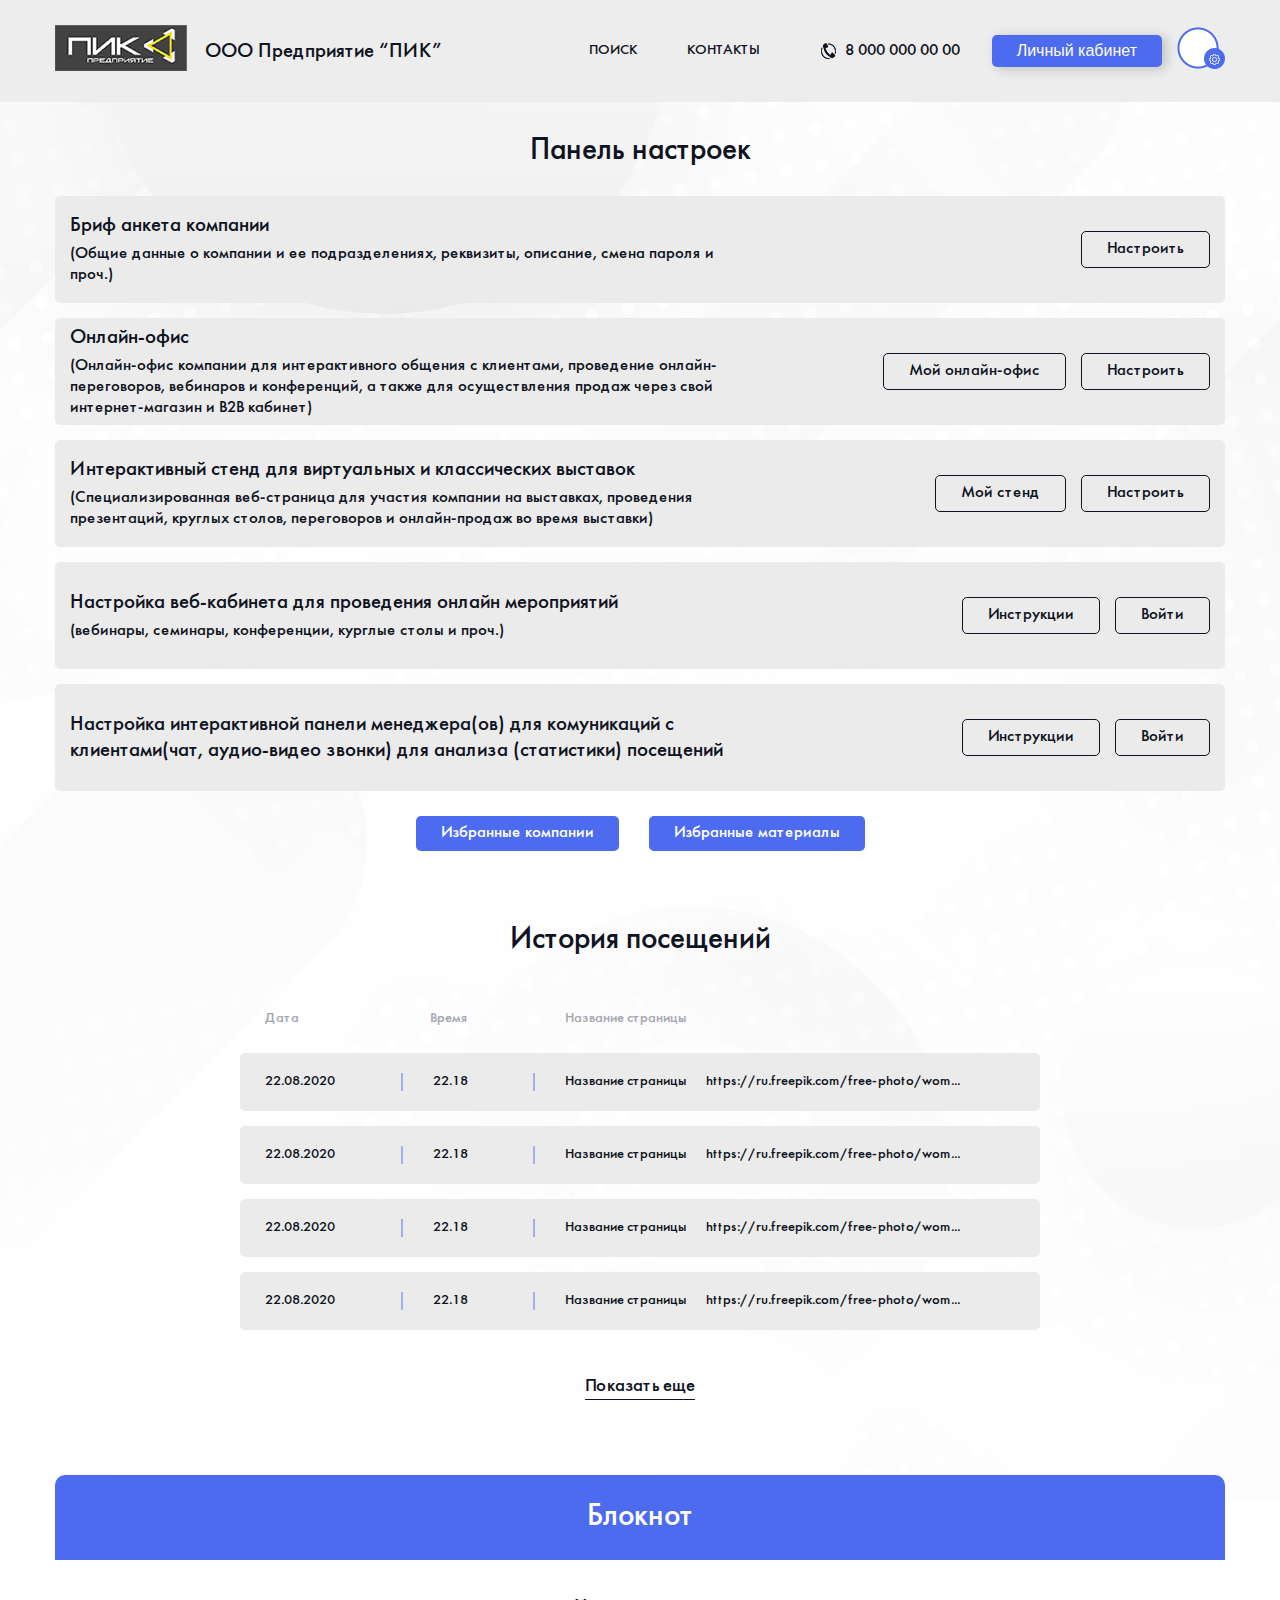
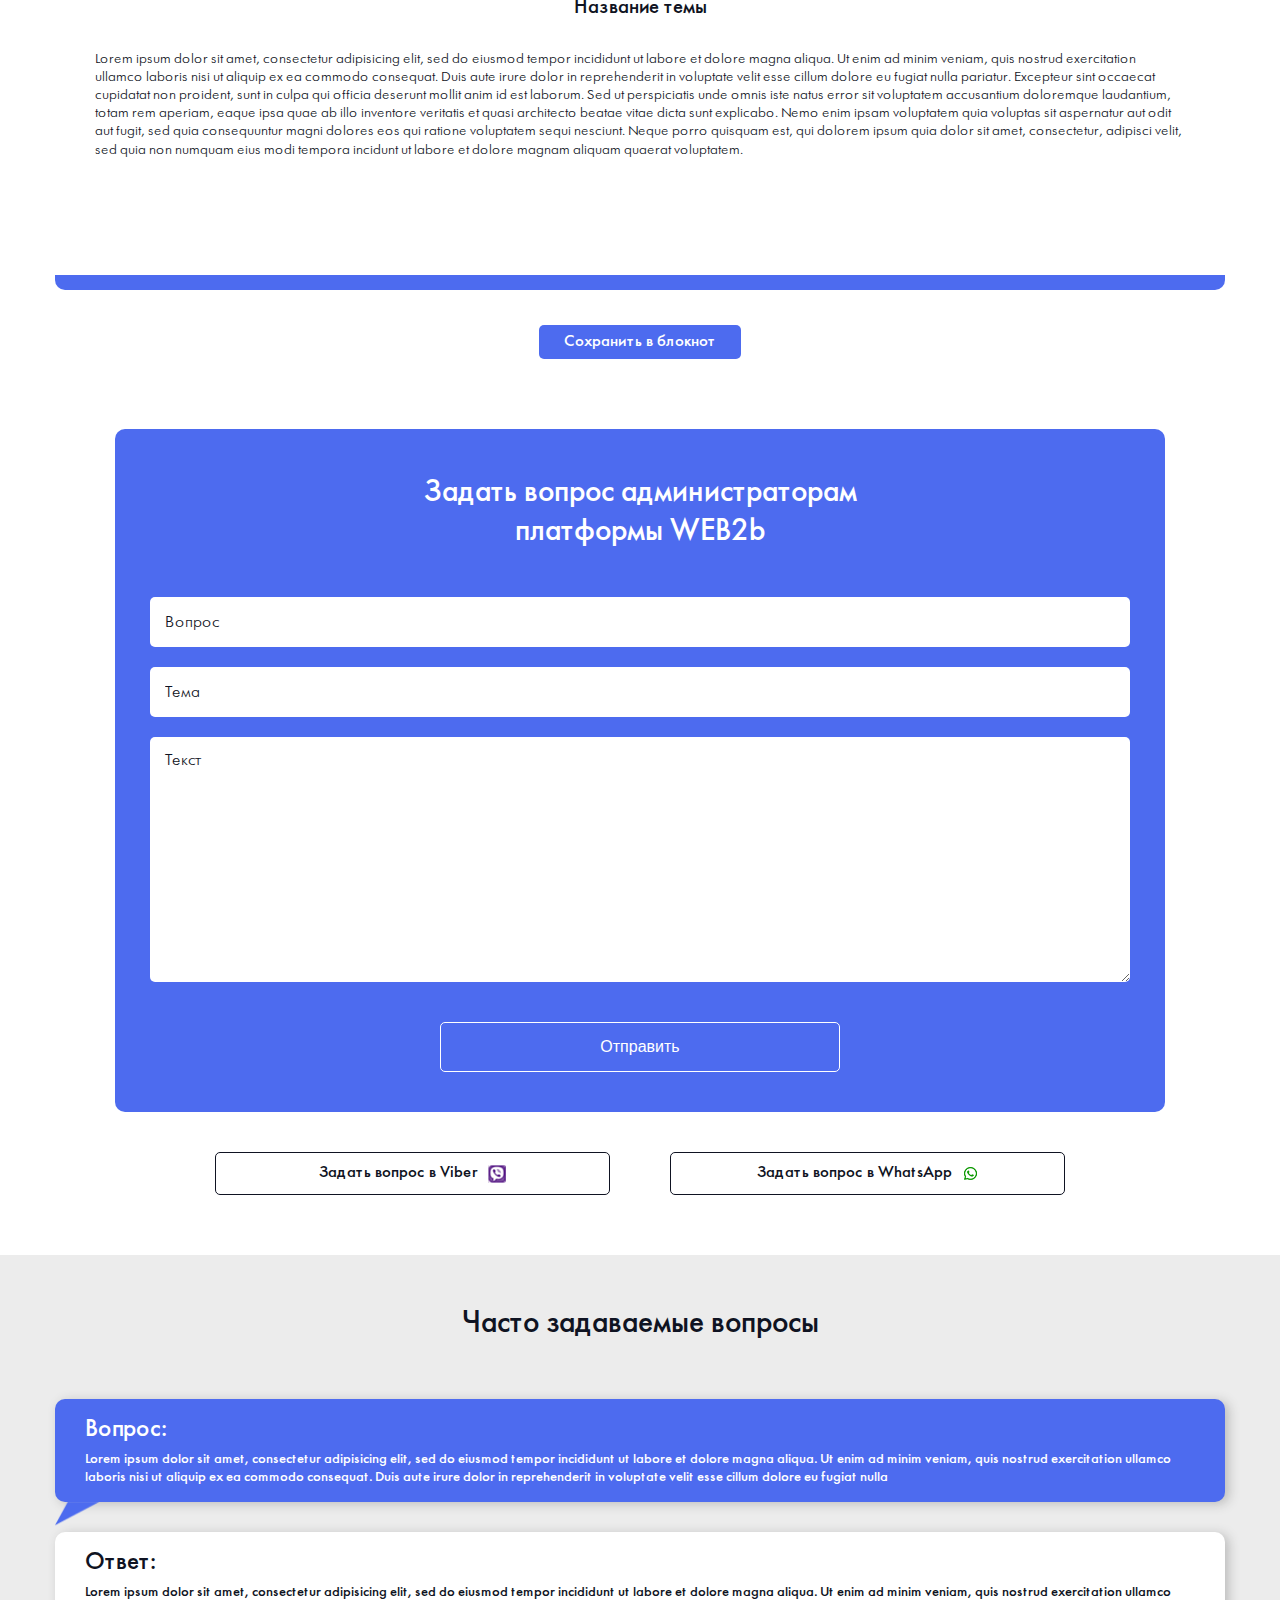
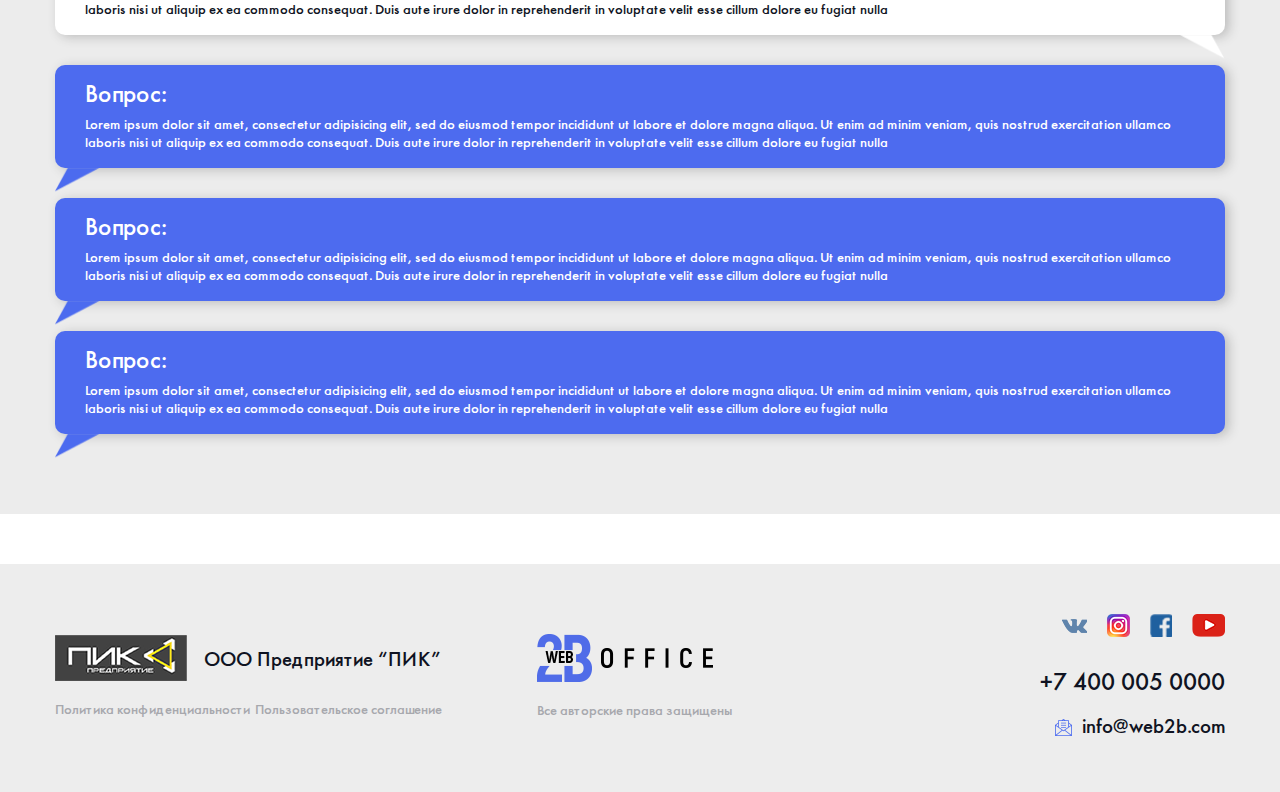
<file: index.html>
<!doctype html>
<html lang="ru">

<head>
	<!-- Required meta tags -->
	<meta charset="utf-8">
	<meta name="viewport" content="width=device-width, initial-scale=1, shrink-to-fit=no">

	<!-- Slick -->
	<link rel="stylesheet" href="./css/include/slick.css">

	<!-- Styles -->
	<link rel="stylesheet" href="./css/styles.min.css">
	<title>Личный кабинет</title>
</head>

<body>

	<header class="header">
		<div class="container">
			<div class="header__inner">
				<div class="header__left">
					<div class="header__left__inner">
						<a href="/"><img src="./img/header/logo.png" alt="PIK" class="header__logo"></a>
						<div class="header__name">
							<span>ООО Предприятие “ПИК”</span>
						</div>
					</div>
				</div>
				<div class="header__right">
					<div class="header__right__inner">
						<nav class="nav">
							<div class="nav__inner">
								<a href="#" class="nav__link">Поиск</a>
								<a href="#" class="nav__link">Контакты</a>
							</div>
						</nav>
						<div class="header__right__info">
							<div class="header_phone">
								<img src="./img/icons/phone.png" alt="Phone">
								<span> 8 000 000 00 00</span>
							</div>
							<div class="header__profile__wrapper">
								<button class="btn header__btn">Личный кабинет</button>
								<a href="#" class="header__profile">
									<img src="./img/header/profile.png" alt="profile">
								</a>
							</div>
							<button class="nav-toggle" id="nav__toggle" type="button">
								<span class="nav-toggle__item">Menu</span>
							</button>
						</div>
					</div>
				</div>
			</div>
		</div>
	</header>

	<main>
		<div class="cabinet">
			<section class="tuning">
				<div class="container">
					<h1>Панель настроек</h1>
					<div class="tuning__wrapper">
						<div class="tuning__item">
							<div class="tining__item__inner">
								<div class="tuning__content">
									<h2 class="tining__item__title">
										Бриф анкета компании
									</h2>
									<div class="tuning__item__text">
										(Общие данные о компании и ее подразделениях, реквизиты, описание, смена пароля и проч.)
									</div>
								</div>
								<div class="tuning__btn__wrapper">
									<a href="#" class="btn btn--empty tuning__btn">
										Настроить
									</a>
								</div>
							</div>
						</div>
						<div class="tuning__item">
							<div class="tining__item__inner">
								<div class="tuning__content">
									<h2 class="tining__item__title">
										Онлайн-офис
									</h2>
									<div class="tuning__item__text">
										(Онлайн-офис компании для интерактивного общения с клиентами, проведение онлайн-переговоров,
										вебинаров
										и конференций, а также для осуществления продаж через свой интернет-магазин и B2B кабинет)
									</div>
								</div>
								<div class="tuning__btn__wrapper">
									<a href="#" class="btn btn--empty tuning__btn">
										Мой онлайн-офис
									</a>
									<a href="#" class="btn btn--empty tuning__btn">
										Настроить
									</a>
								</div>
							</div>
						</div>

						<div class="tuning__item">
							<div class="tining__item__inner">
								<div class="tuning__content">
									<h2 class="tining__item__title">
										Интерактивный стенд для виртуальных и классических выставок
									</h2>
									<div class="tuning__item__text">
										(Специализированная веб-страница для участия компании на выставках, проведения презентаций, круглых
										столов, переговоров и онлайн-продаж во время выставки)
									</div>
								</div>
								<div class="tuning__btn__wrapper">
									<a href="#" class="btn btn--empty tuning__btn">
										Мой стенд
									</a>
									<a href="#" class="btn btn--empty tuning__btn">
										Настроить
									</a>
								</div>
							</div>
						</div>

						<div class="tuning__item">
							<div class="tining__item__inner">
								<div class="tuning__content">
									<h2 class="tining__item__title">
										Настройка веб-кабинета для проведения онлайн мероприятий
									</h2>
									<div class="tuning__item__text">
										(вебинары, семинары, конференции, курглые столы и проч.)
									</div>
								</div>
								<div class="tuning__btn__wrapper">
									<a href="#" class="btn btn--empty tuning__btn">
										Инструкции
									</a>
									<a href="#" class="btn btn--empty tuning__btn">
										Войти
									</a>
								</div>
							</div>
						</div>

						<div class="tuning__item">
							<div class="tining__item__inner">
								<div class="tuning__content">
									<h2 class="tining__item__title">
										Настройка интерактивной панели менеджера(ов) для комуникаций с клиентами(чат, аудио-видео звонки)
										для
										анализа (статистики) посещений
									</h2>
								</div>
								<div class="tuning__btn__wrapper">
									<a href="#" class="btn btn--empty tuning__btn">
										Инструкции
									</a>
									<a href="#" class="btn btn--empty tuning__btn">
										Войти
									</a>
								</div>
							</div>
						</div>
					</div>
					<div class="tuning__bottom">
						<a href="#" class="btn">Избранные компании</a>
						<a href="#" class="btn">Избранные материалы</a>
					</div>
				</div>
			</section>

			<section class="history">
				<div class="container">
					<h2 class="history__title">История посещений</h2>
					<div class="history__table">
						<div class="history__table__header">
							<div class="history__date">Дата</div>
							<div class="history__time">Время</div>
							<div class="history__name">Название страницы</div>
						</div>
						<div class="history__table__body">
							<div class="history__item">
								<div class="hostory__item__wrapper">
									<div class="history__item__date__wrapper">
										<div class="history__item__date">22.08.2020</div>
										<div class="history__item__time">22.18</div>
									</div>
									<div class="history__item__content">
										<div class="history__item__name">Название страницы</div>
										<div class="history__item__url">https://ru.freepik.com/free-photo/wom...</div>
									</div>
								</div>
							</div>
							<div class="history__item">
								<div class="hostory__item__wrapper">
									<div class="history__item__date__wrapper">
										<div class="history__item__date">22.08.2020</div>
										<div class="history__item__time">22.18</div>
									</div>
									<div class="history__item__content">
										<div class="history__item__name">Название страницы</div>
										<div class="history__item__url">https://ru.freepik.com/free-photo/wom...</div>
									</div>
								</div>
							</div>
							<div class="history__item">
								<div class="hostory__item__wrapper">
									<div class="history__item__date__wrapper">
										<div class="history__item__date">22.08.2020</div>
										<div class="history__item__time">22.18</div>
									</div>
									<div class="history__item__content">
										<div class="history__item__name">Название страницы</div>
										<div class="history__item__url">https://ru.freepik.com/free-photo/wom...</div>
									</div>
								</div>
							</div>
							<div class="history__item">
								<div class="hostory__item__wrapper">
									<div class="history__item__date__wrapper">
										<div class="history__item__date">22.08.2020</div>
										<div class="history__item__time">22.18</div>
									</div>
									<div class="history__item__content">
										<div class="history__item__name">Название страницы</div>
										<div class="history__item__url">https://ru.freepik.com/free-photo/wom...</div>
									</div>
								</div>
							</div>

							<div class="history__item hide">
								<div class="hostory__item__wrapper">
									<div class="history__item__date__wrapper">
										<div class="history__item__date">22.08.2020</div>
										<div class="history__item__time">22.18</div>
									</div>
									<div class="history__item__content">
										<div class="history__item__name">Название страницы</div>
										<div class="history__item__url">https://ru.freepik.com/free-photo/wom...</div>
									</div>
								</div>
							</div>
						</div>
					</div>
					<div class="history__link__wrapper">
						<a href="#" class="history__link">Показать еще</a>
					</div>
				</div>
			</section>

			<section class="note">
				<div class="container">
					<div class="note__item">
						<div class="note__header">
							<h2 class="note__title">Блокнот</h2>
						</div>
						<div class="note__body">
							<div class="note__content">
								<h3 class="note__content__title">Название темы</h3>
								<p class="note__content__text">
									Lorem ipsum dolor sit amet, consectetur adipisicing elit, sed do eiusmod tempor incididunt ut labore
									et
									dolore magna aliqua. Ut enim ad minim veniam, quis nostrud exercitation ullamco laboris nisi ut
									aliquip
									ex ea commodo consequat. Duis aute irure dolor in reprehenderit in voluptate velit esse cillum dolore
									eu
									fugiat nulla pariatur. Excepteur sint occaecat cupidatat non proident, sunt in culpa qui officia
									deserunt mollit anim id est laborum. Sed ut perspiciatis unde omnis iste natus error sit voluptatem
									accusantium doloremque laudantium, totam rem aperiam, eaque ipsa quae ab illo inventore veritatis et
									quasi architecto beatae vitae dicta sunt explicabo. Nemo enim ipsam voluptatem quia voluptas sit
									aspernatur aut odit aut fugit, sed quia consequuntur magni dolores eos qui ratione voluptatem sequi
									nesciunt. Neque porro quisquam est, qui dolorem ipsum quia dolor sit amet, consectetur, adipisci
									velit,
									sed quia non numquam eius modi tempora incidunt ut labore et dolore magnam aliquam quaerat voluptatem.
								</p>
							</div>
						</div>
						<div class="note__footer"></div>
					</div>
					<div class="note__btn__wrapper">
						<a href="#" class="btn">Сохранить в блокнот</a>
					</div>
				</div>
			</section>

			<section class="ask">
				<div class="container">
					<div class="ask__item">
						<div class="ask__header">
							<h2 class="ask__title">Задать вопрос администраторам<br>платформы WEB2b</h2>
						</div>
						<div class="ask__body">
							<form class="ask__form">
								<input type="text" name="question" id="question" class="ask__input" placeholder="Вопрос">
								<input type="text" name="theme" id="theme" class="ask__input" placeholder="Тема">
								<textarea name="text" id="text" class="ask__input ask__textarea" placeholder="Текст"></textarea>
								<div class="ask__form__btn__wrapper">
									<button type="submit" class="ask__form__btn btn btn--empty">Отправить</button>
								</div>
							</form>
						</div>
					</div>
					<div class="ask__btn__wrapper">
						<a href="#" class="ask__btn btn btn--empty">Задать вопрос в Viber <img src="./img/icons/viber.svg"
								alt="viber"></a>
						<a href="#" class="ask__btn btn btn--empty">Задать вопрос в WhatsApp <img src="./img/icons/whatsapp.svg"
								alt="whatsapp"></a>
					</div>
				</div>
			</section>

			<section class="questions">
				<div class="container">
					<h2 class="questions__title">Часто задаваемые вопросы</h2>
					<div class="questions__wrapper">
						<div class="questions__item">
							<div class="questions__top">
								<div class="questions__top__wrapper">
									<div class="questions__item__title">Вопрос:</div>
									<div class="questions__item__text">
										Lorem ipsum dolor sit amet, consectetur adipisicing elit, sed do eiusmod tempor incididunt ut labore
										et
										dolore magna aliqua. Ut enim ad minim veniam, quis nostrud exercitation ullamco laboris nisi ut
										aliquip
										ex ea commodo consequat. Duis aute irure dolor in reprehenderit in voluptate velit esse cillum
										dolore
										eu
										fugiat nulla
									</div>
								</div>
							</div>
							<div class="questions__bot">
								<img src="./img/cabinet/question.svg" alt="question">
							</div>
						</div>
						<div class="questions__item questions__item--answer">
							<div class="questions__top">
								<div class="questions__top__wrapper">
									<div class="questions__item__title">Ответ:</div>
									<div class="questions__item__text">
										Lorem ipsum dolor sit amet, consectetur adipisicing elit, sed do eiusmod tempor incididunt ut labore
										et
										dolore magna aliqua. Ut enim ad minim veniam, quis nostrud exercitation ullamco laboris nisi ut
										aliquip
										ex ea commodo consequat. Duis aute irure dolor in reprehenderit in voluptate velit esse cillum
										dolore
										eu
										fugiat nulla
									</div>
								</div>
							</div>
							<div class="questions__bot">
								<img src="./img/cabinet/answer.svg" alt="question">
							</div>
						</div>
						<div class="questions__item">
							<div class="questions__top">
								<div class="questions__top__wrapper">
									<div class="questions__item__title">Вопрос:</div>
									<div class="questions__item__text">
										Lorem ipsum dolor sit amet, consectetur adipisicing elit, sed do eiusmod tempor incididunt ut labore
										et
										dolore magna aliqua. Ut enim ad minim veniam, quis nostrud exercitation ullamco laboris nisi ut
										aliquip
										ex ea commodo consequat. Duis aute irure dolor in reprehenderit in voluptate velit esse cillum
										dolore
										eu
										fugiat nulla
									</div>
								</div>
							</div>
							<div class="questions__bot">
								<img src="./img/cabinet/question.svg" alt="question">
							</div>
						</div>
						<div class="questions__item">
							<div class="questions__top">
								<div class="questions__top__wrapper">
									<div class="questions__item__title">Вопрос:</div>
									<div class="questions__item__text">
										Lorem ipsum dolor sit amet, consectetur adipisicing elit, sed do eiusmod tempor incididunt ut labore
										et
										dolore magna aliqua. Ut enim ad minim veniam, quis nostrud exercitation ullamco laboris nisi ut
										aliquip
										ex ea commodo consequat. Duis aute irure dolor in reprehenderit in voluptate velit esse cillum
										dolore
										eu
										fugiat nulla
									</div>
								</div>
							</div>
							<div class="questions__bot">
								<img src="./img/cabinet/question.svg" alt="question">
							</div>
						</div>

						<div class="questions__item">
							<div class="questions__top">
								<div class="questions__top__wrapper">
									<div class="questions__item__title">Вопрос:</div>
									<div class="questions__item__text">
										Lorem ipsum dolor sit amet, consectetur adipisicing elit, sed do eiusmod tempor incididunt ut labore
										et
										dolore magna aliqua. Ut enim ad minim veniam, quis nostrud exercitation ullamco laboris nisi ut
										aliquip
										ex ea commodo consequat. Duis aute irure dolor in reprehenderit in voluptate velit esse cillum
										dolore
										eu
										fugiat nulla
									</div>
								</div>
							</div>
							<div class="questions__bot">
								<img src="./img/cabinet/question.svg" alt="question">
							</div>
						</div>
					</div>
				</div>
			</section>
		</div>
		<section class="setting">
			<div class="container">
				<div class="setting__inner">
					<div class="setting__message">
						<img src="./img/icons/function.svg" alt="Setting">
						<h3 class="setting__title">
							Для настройки онлайн-офиса перейдите на ПК
						</h3>
					</div>
				</div>
			</div>
		</section>
	</main>

	<footer class="footer">
		<div class="container">
			<div class="footer__inner">
				<div class="footer__left">
					<div class="footer__left__main">
						<div class="footer__left__main__top">
							<a href="/"><img src="./img/header/logo.png" alt="PIK"></a>
							<span>ООО Предприятие “ПИК” </span>
						</div>
						<div class="footer__left__main__bot">
							<span>Политика конфиденциальности</span>
							<span>Пользовательское соглашение</span>
						</div>
					</div>
					<div class="no-xs">
						<div class="footer__left__top">
							<img src="./img/footer/23.svg" alt="23 web office">
						</div>
						<div class="footer__left__bot">
							Все авторские права защищены
						</div>
					</div>
				</div>
				<div class="footer__right">
					<div class="social">
						<a href="#" class="social__link"><img src="./img/icons/vk.svg" alt="Vkontakte"></a>
						<a href="#" class="social__link"><img src="./img/icons/insta.svg" alt="Instagram"></a>
						<a href="#" class="social__link"><img src="./img/icons/fa.svg" alt="Facebook"></a>
						<a href="#" class="social__link"><img src="./img/icons/youtube.svg" alt="Youtube"></a>
					</div>
					<div class="footer__phone"> +7 400 005 0000</div>
					<a class="footer__mail">
						<img src="./img/icons/email__blue.svg" alt="email">
						<span>info@web2b.com</span>
					</a>

					<div class="no-xl xs">
						<div class="footer__left__top">
							<img src="./img/footer/23.svg" alt="23 web office">
						</div>
						<div class="footer__left__bot">
							Все авторские права защищены
						</div>
					</div>
				</div>
			</div>
		</div>
	</footer>

	<!-- jQuery -->
	<script src="./js/include/jquery.min.js"></script>

	<!-- Slick -->
	<script src="./js/include/slick.min.js"></script>

	<!-- Custom JS -->
	<script src="./js/scripts.min.js"></script>
	<script>
		$(".phoneMask").mask("+7 (999) 999-9999");
	</script>
</body>

</html>
</file>
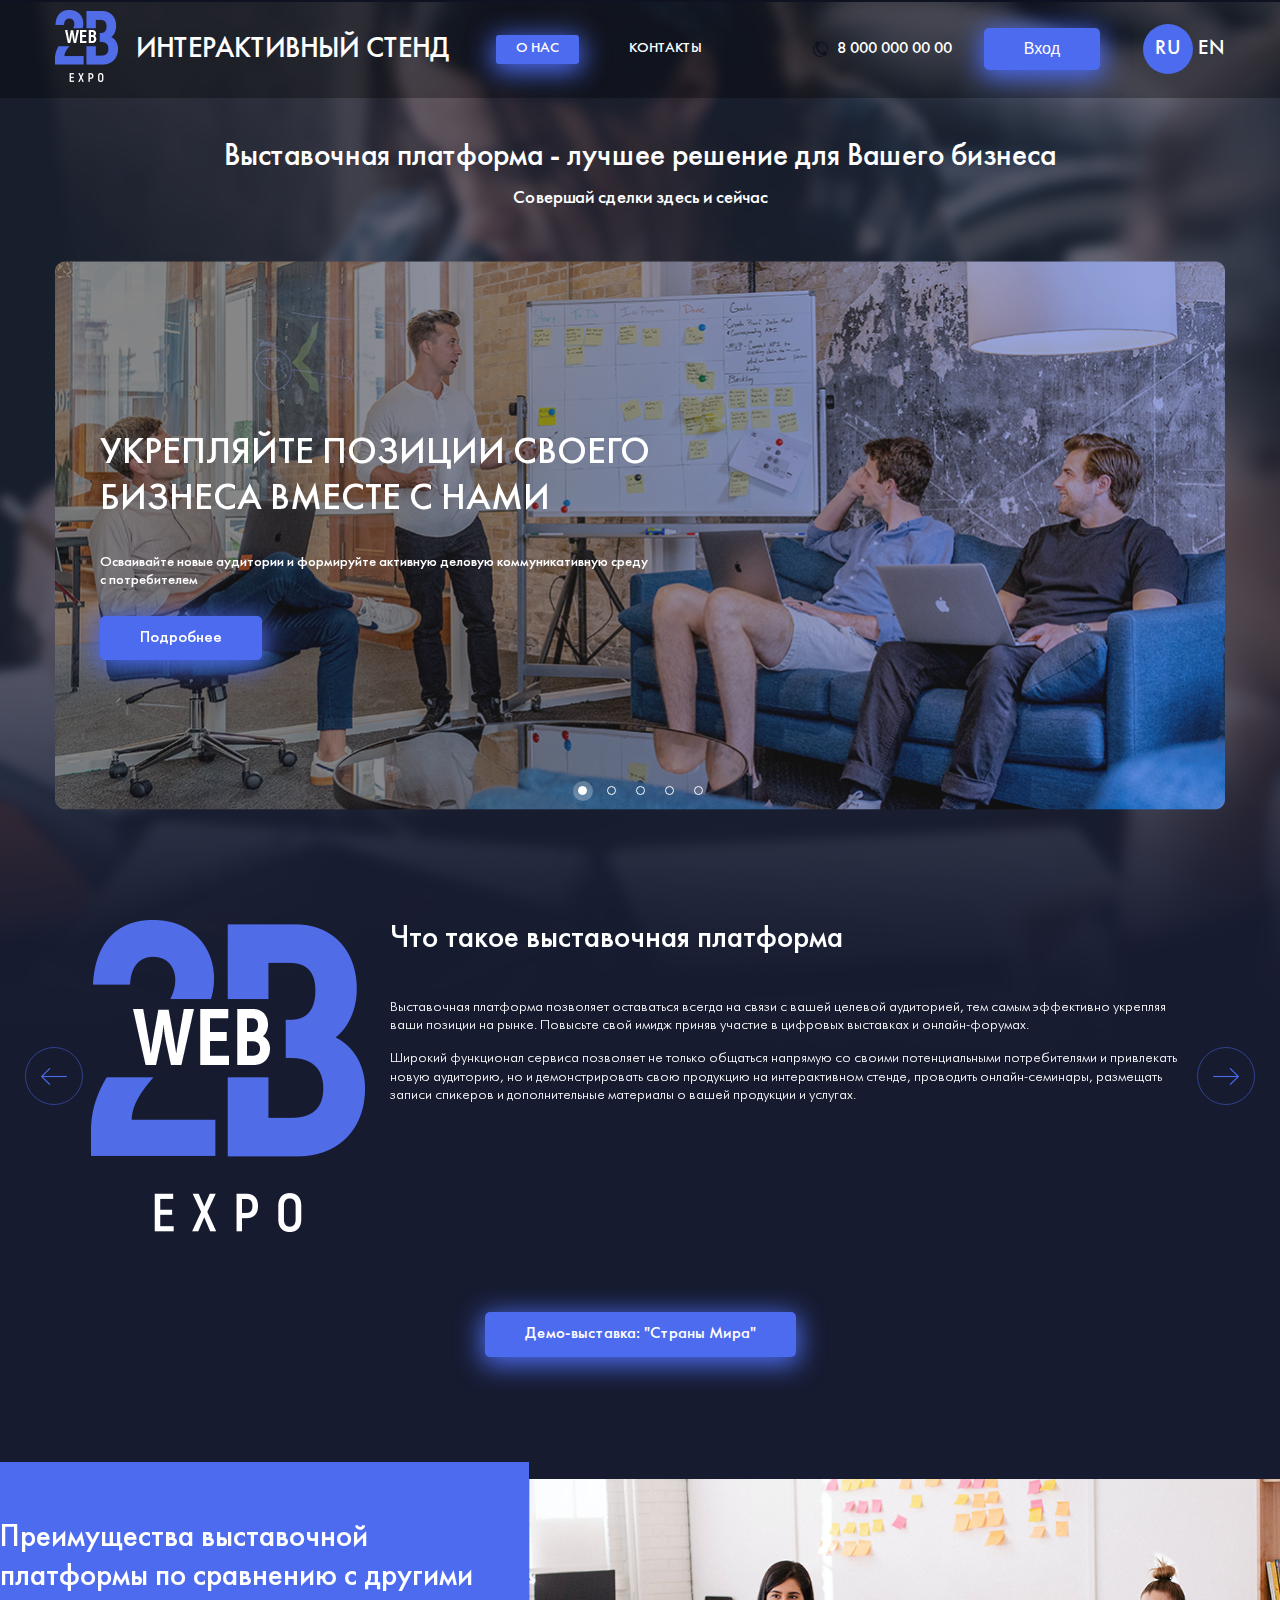
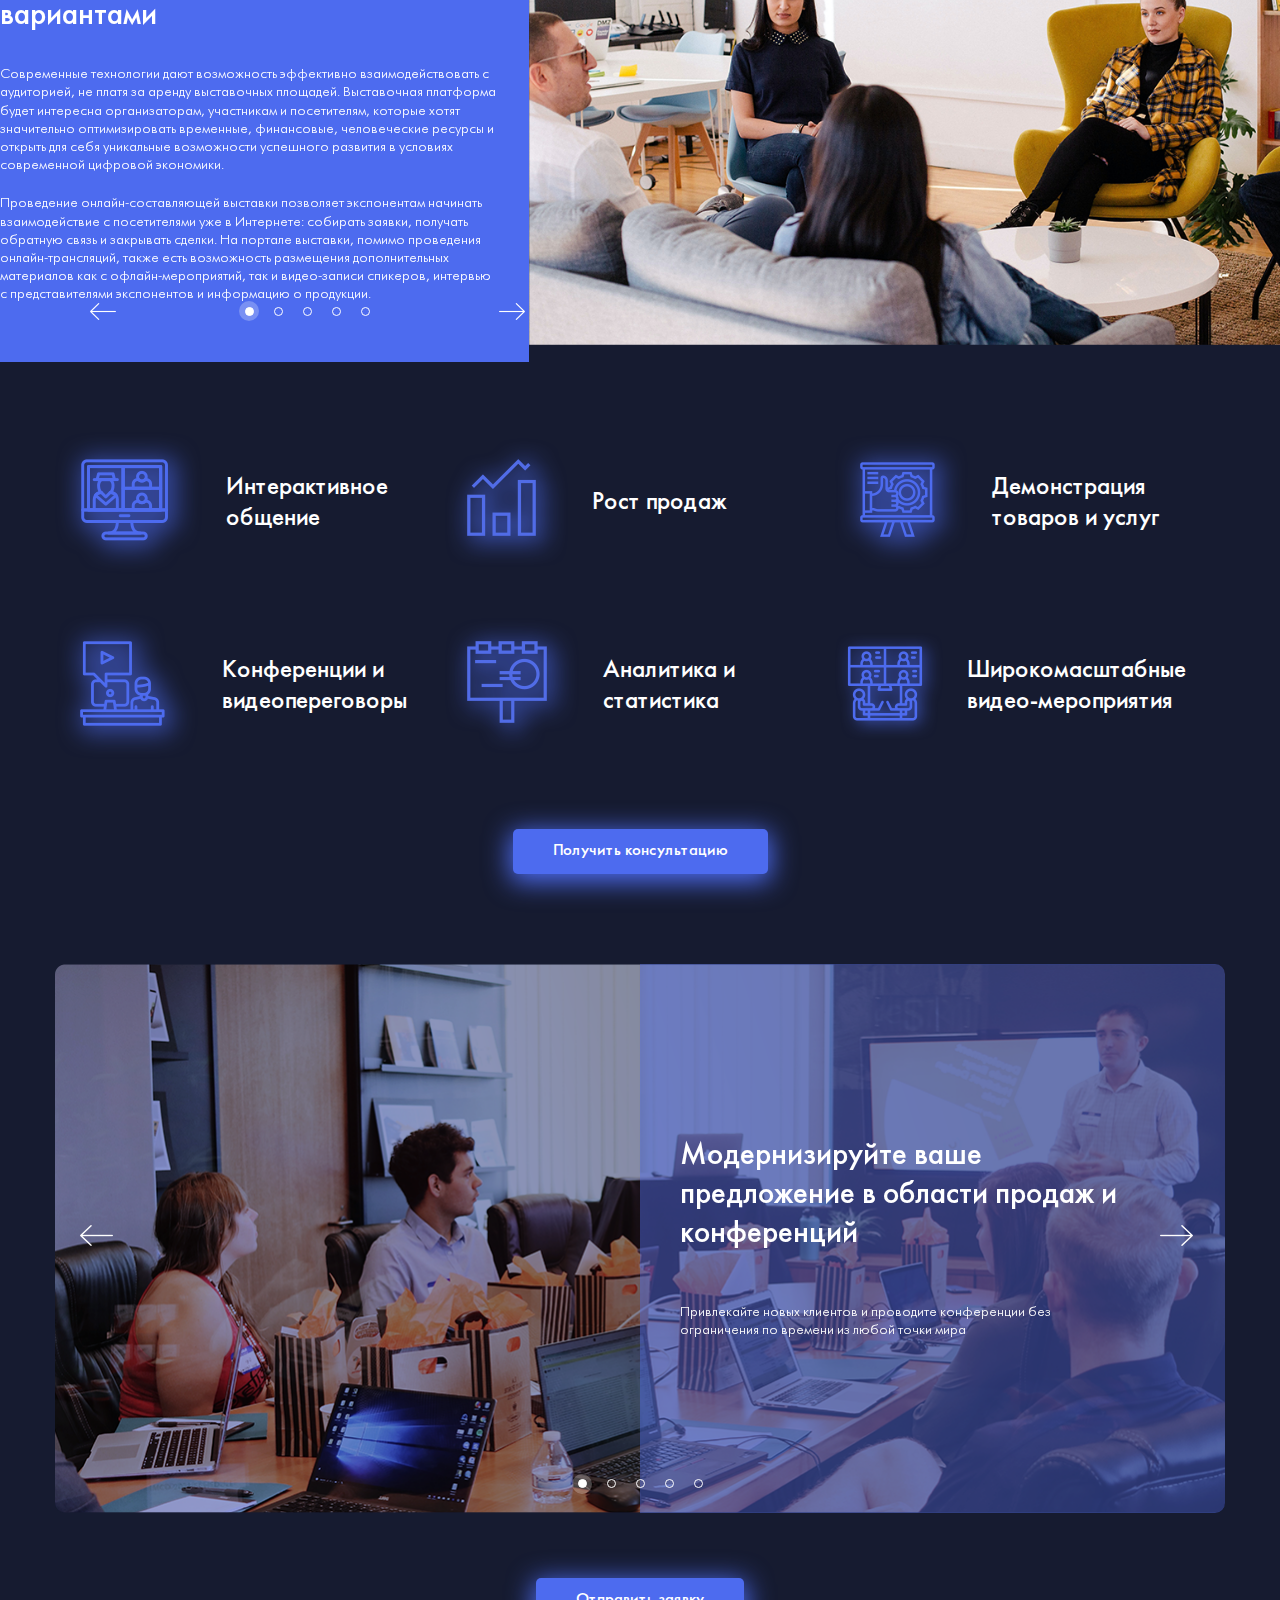
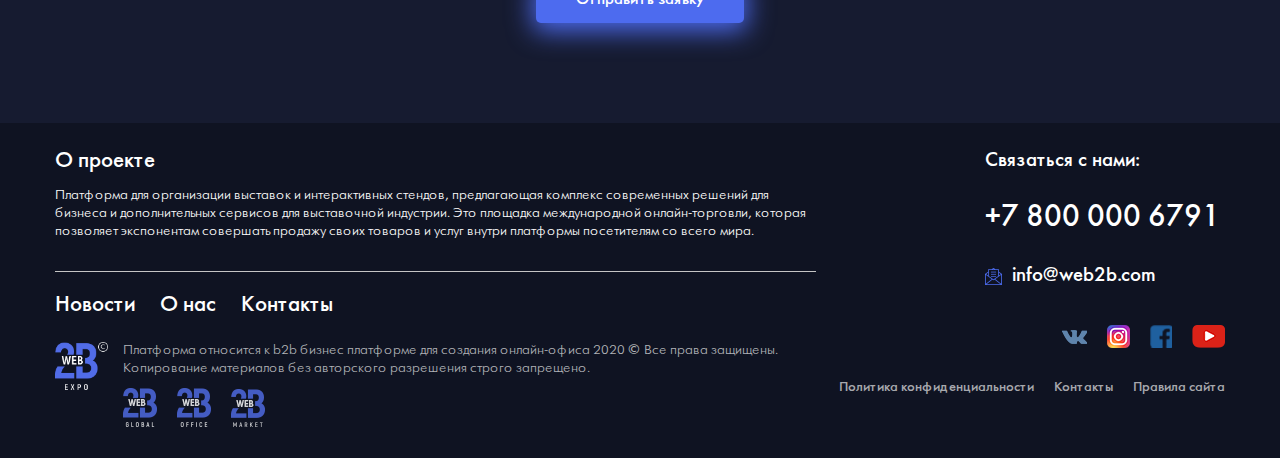
<file: exhibition.html>
<!doctype html>
<html lang="ru">

<head>
  <!-- Required meta tags -->
  <meta charset="utf-8">
  <meta name="viewport" content="width=device-width, initial-scale=1, shrink-to-fit=no">

  <!-- Slick -->
  <link rel="stylesheet" href="./css/include/slick.css">

  <!-- Styles -->
  <link rel="stylesheet" href="./css/styles.min.css">
  <title>Личный кабинет</title>
</head>

<body class="onlineoffice exhibition">

  <header class="header header--23">
    <div class="container">
      <div class="header__inner">
        <div class="header__left">
          <div class="header__left__inner">
            <a href="/"><img src="./img/exhibition/logo.png" alt="PIK" class="header__logo"></a>
            <div class="header__name">
              <span class="header__name__upper">Интерактивный стенд</span>
            </div>
          </div>
        </div>
        <div class="header__right">
          <div class="header__right__inner">
            <nav class="nav">
              <div class="nav__inner">
                <a href="#" class="nav__link active">О нас</a>
                <a href="#" class="nav__link">Контакты</a>
                <div class="nav__line no-xl md"></div>
                <div class="header__lang no-xl md">
                  <a href="#" class="header__lang__link active">RU</a>
                  <a href="#" class="header__lang__link">EN</a>
                </div>
                <div class="info__search__wrapper no-xl md">
                  <div class="info__search">
                    <input type="text">
                    <img src="./img/icons/search.svg" alt="Search">
                    <button class="btn info__btn">Поиск</button>
                  </div>
                </div>
                <a class="footer__mail no-xl md">
                  <img src="./img/icons/email__blue.svg" alt="email">
                  <span>info@web2b.com</span>
                </a>
                <div class="header_phone no-xl md">
                  <img src="./img/icons/phone.png" alt="Phone">
                  <span> 8 000 000 00 00</span>
                </div>
              </div>
            </nav>
            <div class="header__right__info">
              <div class="header_phone no-md">
                <img src="./img/icons/phone.png" alt="Phone">
                <span> 8 000 000 00 00</span>
              </div>
              <div class="header__profile__wrapper">
                <button class="btn header__btn" id="loginBtn">Вход</button>
                <div class="header__lang no-md">
                  <a href="#" class="header__lang__link active">RU</a>
                  <a href="#" class="header__lang__link">EN</a>
                </div>
              </div>
              <button class="nav-toggle" id="nav__toggle" type="button">
                <span class="nav-toggle__item">Menu</span>
              </button>
            </div>
          </div>
        </div>
      </div>
    </div>
  </header>

  <main>
    <section class="selling">
      <div class="container">
        <h1>Выставочная платформа - лучшее решение для Вашего бизнеса</h1>
        <div class="selling__subtitle">Совершай сделки здесь и сейчас</div>

        <div class="selling__slider">
          <div class="selling__slider__wrapper" id="sellingSlider">
            <div class="selling__slide">
              <picture class="selling__slide__bg">
                <source srcset="./img/onlineoffice/selling__slide--mobile.png" media="(max-width: 767px)" />
                <img src="./img/onlineoffice/selling__slide.png" alt="selling__slide" />
              </picture>
              <div class="selling__slide__content">
                <h3 class="selling__slide__title">Укрепляйте позиции своего бизнеса вместе с нами</h3>
                <p class="selling__slide__text">Осваивайте новые аудитории и формируйте активную деловую
                  коммуникативную среду с потребителем
                </p>
                <a href="#" class="selling__btn btn">Подробнее</a>
              </div>
            </div>
            <div class="selling__slide">
              <picture class="selling__slide__bg">
                <source srcset="./img/onlineoffice/selling__slide--mobile.png" media="(max-width: 767px)" />
                <img src="./img/onlineoffice/selling__slide.png" alt="selling__slide" />
              </picture>
              <div class="selling__slide__content">
                <h3 class="selling__slide__title">Укрепляйте позиции своего бизнеса вместе с нами</h3>
                <p class="selling__slide__text">Осваивайте новые аудитории и формируйте активную деловую
                  коммуникативную среду с потребителем
                </p>
                <a href="#" class="selling__btn btn">Подробнее</a>
              </div>
            </div>
            <div class="selling__slide">
              <picture class="selling__slide__bg">
                <source srcset="./img/onlineoffice/selling__slide--mobile.png" media="(max-width: 767px)" />
                <img src="./img/onlineoffice/selling__slide.png" alt="selling__slide" />
              </picture>
              <div class="selling__slide__content">
                <h3 class="selling__slide__title">Укрепляйте позиции своего бизнеса вместе с нами</h3>
                <p class="selling__slide__text">Осваивайте новые аудитории и формируйте активную деловую
                  коммуникативную среду с потребителем
                </p>
                <a href="#" class="selling__btn btn">Подробнее</a>
              </div>
            </div>
            <div class="selling__slide">
              <picture class="selling__slide__bg">
                <source srcset="./img/onlineoffice/selling__slide--mobile.png" media="(max-width: 767px)" />
                <img src="./img/onlineoffice/selling__slide.png" alt="selling__slide" />
              </picture>
              <div class="selling__slide__content">
                <h3 class="selling__slide__title">Укрепляйте позиции своего бизнеса вместе с нами</h3>
                <p class="selling__slide__text">Осваивайте новые аудитории и формируйте активную деловую
                  коммуникативную среду с потребителем
                </p>
                <a href="#" class="selling__btn btn">Подробнее</a>
              </div>
            </div>
            <div class="selling__slide">
              <picture class="selling__slide__bg">
                <source srcset="./img/onlineoffice/selling__slide--mobile.png" media="(max-width: 767px)" />
                <img src="./img/onlineoffice/selling__slide.png" alt="selling__slide" />
              </picture>
              <div class="selling__slide__content">
                <h3 class="selling__slide__title">Укрепляйте позиции своего бизнеса вместе с нами</h3>
                <p class="selling__slide__text">Осваивайте новые аудитории и формируйте активную деловую
                  коммуникативную среду с потребителем
                </p>
                <a href="#" class="selling__btn btn">Подробнее</a>
              </div>
            </div>
          </div>
          <div class="contact__dots">
            <div class="contact__dots__wrapper" id="sellingNav">
              <div class="contact__dots__item">
                <span></span>
              </div>
              <div class="contact__dots__item">
                <span></span>
              </div>
              <div class="contact__dots__item">
                <span></span>
              </div>
              <div class="contact__dots__item">
                <span></span>
              </div>
              <div class="contact__dots__item">
                <span></span>
              </div>
            </div>
          </div>
        </div>
      </div>
    </section>

    <section class="what">
      <div class="container">
        <div class="what__inner">
          <div class="what__slider" id="whatSlider">
            <div class="what__slider__wrapper">
              <div class="what__slide">
                <h2 class="what__slide__title no-xl xs">Что такое<br class="no-xl xs"> выставочная платформа</h2>
                <div class="what__slide__img__wrapper">
                  <img src="./img/exhibition/23--big.png" alt="23 office" class="what__slide__img">
                  <div class="what__slide__hiddentext no-xl xs">
                    Выставочная платформа позволяет оставаться всегда на связи с вашей целевой аудиторией, тем самым
                    эффективно укрепляя ваши позиции на
                  </div>
                </div>
                <div class="what__slide__content">
                  <h2 class="what__slide__title no-xs">Что такое выставочная платформа</h2>
                  <div class="what__slide__text">
                    <p>
                      <span class="no-xs">Выставочная платформа позволяет оставаться всегда на связи с вашей целевой
                        аудиторией, тем самым
                        эффективно укрепляя ваши позиции на</span> рынке. Повысьте свой имидж приняв участие в цифровых
                      выставках
                      и онлайн-форумах.
                    </p>
                    <p>

                      Широкий функционал сервиса позволяет не только общаться напрямую со своими потенциальными
                      потребителями и привлекать новую аудиторию, но и демонстрировать свою продукцию на интерактивном
                      стенде, проводить онлайн-семинары, размещать записи спикеров и дополнительные материалы о вашей
                      продукции и услугах.
                    </p>
                  </div>
                </div>
              </div>
            </div>
            <div class="what__slider__wrapper">
              <div class="what__slide">
                <h2 class="what__slide__title no-xl xs">Что такое<br class="no-xl xs"> выставочная платформа</h2>
                <div class="what__slide__img__wrapper">
                  <img src="./img/exhibition/23--big.png" alt="23 office" class="what__slide__img">
                  <div class="what__slide__hiddentext no-xl xs">
                    Выставочная платформа позволяет оставаться всегда на связи с вашей целевой аудиторией, тем самым
                    эффективно укрепляя ваши позиции на
                  </div>
                </div>
                <div class="what__slide__content">
                  <h2 class="what__slide__title no-xs">Что такое выставочная платформа</h2>
                  <div class="what__slide__text">
                    <p>
                      <span class="no-xs">Выставочная платформа позволяет оставаться всегда на связи с вашей целевой
                        аудиторией, тем самым
                        эффективно укрепляя ваши позиции на</span> рынке. Повысьте свой имидж приняв участие в цифровых
                      выставках
                      и онлайн-форумах.
                    </p>
                    <p>

                      Широкий функционал сервиса позволяет не только общаться напрямую со своими потенциальными
                      потребителями и привлекать новую аудиторию, но и демонстрировать свою продукцию на интерактивном
                      стенде, проводить онлайн-семинары, размещать записи спикеров и дополнительные материалы о вашей
                      продукции и услугах.
                    </p>
                  </div>
                </div>
              </div>
            </div>
            <div class="what__slider__wrapper">
              <div class="what__slide">
                <h2 class="what__slide__title no-xl xs">Что такое<br class="no-xl xs"> выставочная платформа</h2>
                <div class="what__slide__img__wrapper">
                  <img src="./img/exhibition/23--big.png" alt="23 office" class="what__slide__img">
                  <div class="what__slide__hiddentext no-xl xs">
                    Выставочная платформа позволяет оставаться всегда на связи с вашей целевой аудиторией, тем самым
                    эффективно укрепляя ваши позиции на
                  </div>
                </div>
                <div class="what__slide__content">
                  <h2 class="what__slide__title no-xs">Что такое выставочная платформа</h2>
                  <div class="what__slide__text">
                    <p>
                      <span class="no-xs">Выставочная платформа позволяет оставаться всегда на связи с вашей целевой
                        аудиторией, тем самым
                        эффективно укрепляя ваши позиции на</span> рынке. Повысьте свой имидж приняв участие в цифровых
                      выставках
                      и онлайн-форумах.
                    </p>
                    <p>

                      Широкий функционал сервиса позволяет не только общаться напрямую со своими потенциальными
                      потребителями и привлекать новую аудиторию, но и демонстрировать свою продукцию на интерактивном
                      стенде, проводить онлайн-семинары, размещать записи спикеров и дополнительные материалы о вашей
                      продукции и услугах.
                    </p>
                  </div>
                </div>
              </div>
            </div>
            <div class="what__slider__wrapper">
              <div class="what__slide">
                <h2 class="what__slide__title no-xl xs">Что такое<br class="no-xl xs"> выставочная платформа</h2>
                <div class="what__slide__img__wrapper">
                  <img src="./img/exhibition/23--big.png" alt="23 office" class="what__slide__img">
                  <div class="what__slide__hiddentext no-xl xs">
                    Выставочная платформа позволяет оставаться всегда на связи с вашей целевой аудиторией, тем самым
                    эффективно укрепляя ваши позиции на
                  </div>
                </div>
                <div class="what__slide__content">
                  <h2 class="what__slide__title no-xs">Что такое выставочная платформа</h2>
                  <div class="what__slide__text">
                    <p>
                      <span class="no-xs">Выставочная платформа позволяет оставаться всегда на связи с вашей целевой
                        аудиторией, тем самым
                        эффективно укрепляя ваши позиции на</span> рынке. Повысьте свой имидж приняв участие в цифровых
                      выставках
                      и онлайн-форумах.
                    </p>
                    <p>

                      Широкий функционал сервиса позволяет не только общаться напрямую со своими потенциальными
                      потребителями и привлекать новую аудиторию, но и демонстрировать свою продукцию на интерактивном
                      стенде, проводить онлайн-семинары, размещать записи спикеров и дополнительные материалы о вашей
                      продукции и услугах.
                    </p>
                  </div>
                </div>
              </div>
            </div>
            <div class="what__slider__wrapper">
              <div class="what__slide">
                <h2 class="what__slide__title no-xl xs">Что такое<br class="no-xl xs"> выставочная платформа</h2>
                <div class="what__slide__img__wrapper">
                  <img src="./img/exhibition/23--big.png" alt="23 office" class="what__slide__img">
                  <div class="what__slide__hiddentext no-xl xs">
                    Выставочная платформа позволяет оставаться всегда на связи с вашей целевой аудиторией, тем самым
                    эффективно укрепляя ваши позиции на
                  </div>
                </div>
                <div class="what__slide__content">
                  <h2 class="what__slide__title no-xs">Что такое выставочная платформа</h2>
                  <div class="what__slide__text">
                    <p>
                      <span class="no-xs">Выставочная платформа позволяет оставаться всегда на связи с вашей целевой
                        аудиторией, тем самым
                        эффективно укрепляя ваши позиции на</span> рынке. Повысьте свой имидж приняв участие в цифровых
                      выставках
                      и онлайн-форумах.
                    </p>
                    <p>

                      Широкий функционал сервиса позволяет не только общаться напрямую со своими потенциальными
                      потребителями и привлекать новую аудиторию, но и демонстрировать свою продукцию на интерактивном
                      стенде, проводить онлайн-семинары, размещать записи спикеров и дополнительные материалы о вашей
                      продукции и услугах.
                    </p>
                  </div>
                </div>
              </div>
            </div>

          </div>
          <div class="what__navigation">
            <div class="what__arrow what__arrow--prev">
              <img src="./img/exhibition/arrow__blue--prev.png" alt="Prev">
            </div>
            <div class="about__dots">
              <div class="about__dots__wrapper no-xl md" id="whatNav">
                <div class="about__dots__item">
                  <span></span>
                </div>
                <div class="about__dots__item">
                  <span></span>
                </div>
                <div class="about__dots__item">
                  <span></span>
                </div>
                <div class="about__dots__item">
                  <span></span>
                </div>
                <div class="about__dots__item">
                  <span></span>
                </div>
              </div>
            </div>
            <div class="what__arrow what__arrow--next">
              <img src="./img/exhibition/arrow__blue--next.png" alt="Next">
            </div>
          </div>
        </div>
        <div class="what__btn__wrapper">
          <a href="#" class="btn">Демо-выставка: "Страны Мира"</a>
        </div>
      </div>
    </section>

    <section class="advantages">
      <div class="advantages__inner">
        <div class="advantages__slider" id="advantagesSlider">
          <div class="advantages__slider__wrapper">
            <div class="advantages__slide">
              <div class="advantages__item">
                <div class="advantages__item__content">
                  <h3 class="advantages__slide__title">Преимущества выставочной платформы
                    по сравнению с другими вариантами</h3>
                  <div class="advantages__text">
                    <p>
                      Современные технологии дают возможность эффективно взаимодействовать с аудиторией, не платя за
                      аренду выставочных площадей. Выставочная платформа будет интересна организаторам, участникам и
                      посетителям, которые хотят значительно оптимизировать временные, финансовые, человеческие ресурсы
                      и открыть для себя уникальные возможности успешного развития в условиях современной цифровой
                      экономики.

                    </p>
                    <a href="#" class="advantages__link no-xl xs">Читать далее</a>
                    <p class="no-xs">
                      Проведение онлайн-составляющей выставки позволяет экспонентам начинать взаимодействие с
                      посетителями уже в Интернете: собирать заявки, получать обратную связь и закрывать сделки. На
                      портале выставки, помимо проведения онлайн-трансляций, также есть возможность размещения
                      дополнительных материалов как с офлайн-мероприятий, так и видео-записи спикеров, интервью с
                      представителями экспонентов и информацию о продукции.
                    </p>
                  </div>
                </div>
              </div>
              <div class="advantages__img">
                <picture>
                  <source srcset="./img/exhibition/advantages__bg__mobile.png" media="(max-width: 767px)" />
                  <img src="./img/onlineoffice/advantages__slide.png" alt="advantages" />
                </picture>
              </div>
            </div>
          </div>
          <div class="advantages__slider__wrapper">
            <div class="advantages__slide">
              <div class="advantages__item">
                <div class="advantages__item__content">
                  <h3 class="advantages__slide__title">Преимущества выставочной платформы
                    по сравнению с другими вариантами</h3>
                  <div class="advantages__text">
                    <p>
                      Современные технологии дают возможность эффективно взаимодействовать с аудиторией, не платя за
                      аренду выставочных площадей. Выставочная платформа будет интересна организаторам, участникам и
                      посетителям, которые хотят значительно оптимизировать временные, финансовые, человеческие ресурсы
                      и открыть для себя уникальные возможности успешного развития в условиях современной цифровой
                      экономики.

                    </p>
                    <a href="#" class="advantages__link no-xl xs">Читать далее</a>
                    <p class="no-xs">
                      Проведение онлайн-составляющей выставки позволяет экспонентам начинать взаимодействие с
                      посетителями уже в Интернете: собирать заявки, получать обратную связь и закрывать сделки. На
                      портале выставки, помимо проведения онлайн-трансляций, также есть возможность размещения
                      дополнительных материалов как с офлайн-мероприятий, так и видео-записи спикеров, интервью с
                      представителями экспонентов и информацию о продукции.
                    </p>
                  </div>
                </div>
              </div>
              <div class="advantages__img">
                <picture>
                  <source srcset="./img/exhibition/advantages__bg__mobile.png" media="(max-width: 767px)" />
                  <img src="./img/onlineoffice/advantages__slide.png" alt="advantages" />
                </picture>
              </div>
            </div>
          </div>
          <div class="advantages__slider__wrapper">
            <div class="advantages__slide">
              <div class="advantages__item">
                <div class="advantages__item__content">
                  <h3 class="advantages__slide__title">Преимущества выставочной платформы
                    по сравнению с другими вариантами</h3>
                  <div class="advantages__text">
                    <p>
                      Современные технологии дают возможность эффективно взаимодействовать с аудиторией, не платя за
                      аренду выставочных площадей. Выставочная платформа будет интересна организаторам, участникам и
                      посетителям, которые хотят значительно оптимизировать временные, финансовые, человеческие ресурсы
                      и открыть для себя уникальные возможности успешного развития в условиях современной цифровой
                      экономики.

                    </p>
                    <a href="#" class="advantages__link no-xl xs">Читать далее</a>
                    <p class="no-xs">
                      Проведение онлайн-составляющей выставки позволяет экспонентам начинать взаимодействие с
                      посетителями уже в Интернете: собирать заявки, получать обратную связь и закрывать сделки. На
                      портале выставки, помимо проведения онлайн-трансляций, также есть возможность размещения
                      дополнительных материалов как с офлайн-мероприятий, так и видео-записи спикеров, интервью с
                      представителями экспонентов и информацию о продукции.
                    </p>
                  </div>
                </div>
              </div>
              <div class="advantages__img">
                <picture>
                  <source srcset="./img/exhibition/advantages__bg__mobile.png" media="(max-width: 767px)" />
                  <img src="./img/onlineoffice/advantages__slide.png" alt="advantages" />
                </picture>
              </div>
            </div>
          </div>
          <div class="advantages__slider__wrapper">
            <div class="advantages__slide">
              <div class="advantages__item">
                <div class="advantages__item__content">
                  <h3 class="advantages__slide__title">Преимущества выставочной платформы
                    по сравнению с другими вариантами</h3>
                  <div class="advantages__text">
                    <p>
                      Современные технологии дают возможность эффективно взаимодействовать с аудиторией, не платя за
                      аренду выставочных площадей. Выставочная платформа будет интересна организаторам, участникам и
                      посетителям, которые хотят значительно оптимизировать временные, финансовые, человеческие ресурсы
                      и открыть для себя уникальные возможности успешного развития в условиях современной цифровой
                      экономики.

                    </p>
                    <a href="#" class="advantages__link no-xl xs">Читать далее</a>
                    <p class="no-xs">
                      Проведение онлайн-составляющей выставки позволяет экспонентам начинать взаимодействие с
                      посетителями уже в Интернете: собирать заявки, получать обратную связь и закрывать сделки. На
                      портале выставки, помимо проведения онлайн-трансляций, также есть возможность размещения
                      дополнительных материалов как с офлайн-мероприятий, так и видео-записи спикеров, интервью с
                      представителями экспонентов и информацию о продукции.
                    </p>
                  </div>
                </div>
              </div>
              <div class="advantages__img">
                <picture>
                  <source srcset="./img/exhibition/advantages__bg__mobile.png" media="(max-width: 767px)" />
                  <img src="./img/onlineoffice/advantages__slide.png" alt="advantages" />
                </picture>
              </div>
            </div>
          </div>
          <div class="advantages__slider__wrapper">
            <div class="advantages__slide">
              <div class="advantages__item">
                <div class="advantages__item__content">
                  <h3 class="advantages__slide__title">Преимущества выставочной платформы
                    по сравнению с другими вариантами</h3>
                  <div class="advantages__text">
                    <p>
                      Современные технологии дают возможность эффективно взаимодействовать с аудиторией, не платя за
                      аренду выставочных площадей. Выставочная платформа будет интересна организаторам, участникам и
                      посетителям, которые хотят значительно оптимизировать временные, финансовые, человеческие ресурсы
                      и открыть для себя уникальные возможности успешного развития в условиях современной цифровой
                      экономики.

                    </p>
                    <a href="#" class="advantages__link no-xl xs">Читать далее</a>
                    <p class="no-xs">
                      Проведение онлайн-составляющей выставки позволяет экспонентам начинать взаимодействие с
                      посетителями уже в Интернете: собирать заявки, получать обратную связь и закрывать сделки. На
                      портале выставки, помимо проведения онлайн-трансляций, также есть возможность размещения
                      дополнительных материалов как с офлайн-мероприятий, так и видео-записи спикеров, интервью с
                      представителями экспонентов и информацию о продукции.
                    </p>
                  </div>
                </div>
              </div>
              <div class="advantages__img">
                <picture>
                  <source srcset="./img/exhibition/advantages__bg__mobile.png" media="(max-width: 767px)" />
                  <img src="./img/onlineoffice/advantages__slide.png" alt="advantages" />
                </picture>
              </div>
            </div>
          </div>
        </div>
        <div class="advantages__slider__nav">
          <span class="advantages__arrow advantages__arrow--prev">
            <img src="./img/exhibition/arrow__white--prev.svg" alt="Prev">
          </span>
          <div class="contact__dots">
            <div class="contact__dots__wrapper" id="advantagesNav">
              <div class="contact__dots__item">
                <span></span>
              </div>
              <div class="contact__dots__item">
                <span></span>
              </div>
              <div class="contact__dots__item">
                <span></span>
              </div>
              <div class="contact__dots__item">
                <span></span>
              </div>
              <div class="contact__dots__item">
                <span></span>
              </div>
            </div>
          </div>
          <span class="advantages__arrow advantages__arrow--next">
            <img src="./img/exhibition/arrow__white--next.svg" alt="Next">
          </span>
        </div>
      </div>
    </section>

    <div class="services">
      <div class="container">
        <div class="services__inner">
          <div class="services__item">
            <img src="./img/exhibition/services/1.png" alt="billboard" class="services__img">
            <span class="services__text">Интерактивное общение</span>
          </div>
          <div class="services__item">
            <img src="./img/exhibition/services/2.png" alt="interview" class="services__img">
            <span class="services__text">Рост продаж</span>
          </div>
          <div class="services__item">
            <img src="./img/exhibition/services/3.png" alt="document" class="services__img">
            <span class="services__text">Демонстрация товаров и услуг</span>
          </div>
          <div class="services__item">
            <img src="./img/exhibition/services/4.png" alt="bar-chart" class="services__img">
            <span class="services__text">Конференции и видеопереговоры</span>
          </div>
          <div class="services__item">
            <img src="./img/exhibition/services/5.png" alt="setup" class="services__img">
            <span class="services__text">Аналитика и статистика</span>
          </div>
          <div class="services__item">
            <img src="./img/exhibition/services/6.png" alt="birthday" class="services__img">
            <span class="services__text">Широкомасштабные видео-мероприятия</span>
          </div>
        </div>
        <div class="services__btn__wrapper">
          <a href="#" class="btn">Получить консультацию</a>
        </div>
      </div>
    </div>

    <section class="modern">
      <div class="container">
        <div class="modern__inner">
          <div class="modern__slider" id="modernSlider">
            <div class="model__slide">
              <picture>
                <source srcset="./img/onlineoffice/modern__slide--mobile.png" media="(max-width: 767px)" />
                <img src="./img/onlineoffice/modern__slide.png" alt="Modern Slide" />
              </picture>
              <div class="modern__slide__wrapper">
                <div class="modern__slide__left"></div>
                <div class="modern__slide__right">
                  <h2 class="modern__slide__title">
                    Модернизируйте ваше
                    <br>
                    предложение в области продаж
                    и конференций
                  </h2>
                  <p class="modern__slide__text">
                    Привлекайте новых клиентов и проводите конференции без<br> ограничения по времени из любой точки
                    мира
                  </p>
                </div>
              </div>
            </div>
            <div class="model__slide">
              <picture>
                <source srcset="./img/onlineoffice/modern__slide--mobile.png" media="(max-width: 767px)" />
                <img src="./img/onlineoffice/modern__slide.png" alt="Modern Slide" />
              </picture>
              <div class="modern__slide__wrapper">
                <div class="modern__slide__left"></div>
                <div class="modern__slide__right">
                  <h2 class="modern__slide__title">
                    Модернизируйте ваше
                    <br>
                    предложение в области продаж
                    и конференций
                  </h2>
                  <p class="modern__slide__text">
                    Привлекайте новых клиентов и проводите конференции без<br> ограничения по времени из любой точки
                    мира
                  </p>
                </div>
              </div>
            </div>
            <div class="model__slide">
              <picture>
                <source srcset="./img/onlineoffice/modern__slide--mobile.png" media="(max-width: 767px)" />
                <img src="./img/onlineoffice/modern__slide.png" alt="Modern Slide" />
              </picture>
              <div class="modern__slide__wrapper">
                <div class="modern__slide__left"></div>
                <div class="modern__slide__right">
                  <h2 class="modern__slide__title">
                    Модернизируйте ваше
                    <br>
                    предложение в области продаж
                    и конференций
                  </h2>
                  <p class="modern__slide__text">
                    Привлекайте новых клиентов и проводите конференции без<br> ограничения по времени из любой точки
                    мира
                  </p>
                </div>
              </div>
            </div>
            <div class="model__slide">
              <picture>
                <source srcset="./img/onlineoffice/modern__slide--mobile.png" media="(max-width: 767px)" />
                <img src="./img/onlineoffice/modern__slide.png" alt="Modern Slide" />
              </picture>
              <div class="modern__slide__wrapper">
                <div class="modern__slide__left"></div>
                <div class="modern__slide__right">
                  <h2 class="modern__slide__title">
                    Модернизируйте ваше
                    <br>
                    предложение в области продаж
                    и конференций
                  </h2>
                  <p class="modern__slide__text">
                    Привлекайте новых клиентов и проводите конференции без<br> ограничения по времени из любой точки
                    мира
                  </p>
                </div>
              </div>
            </div>
            <div class="model__slide">
              <picture>
                <source srcset="./img/onlineoffice/modern__slide--mobile.png" media="(max-width: 767px)" />
                <img src="./img/onlineoffice/modern__slide.png" alt="Modern Slide" />
              </picture>
              <div class="modern__slide__wrapper">
                <div class="modern__slide__left"></div>
                <div class="modern__slide__right">
                  <h2 class="modern__slide__title">
                    Модернизируйте ваше
                    <br>
                    предложение в области продаж
                    и конференций
                  </h2>
                  <p class="modern__slide__text">
                    Привлекайте новых клиентов и проводите конференции без<br> ограничения по времени из любой точки
                    мира
                  </p>
                </div>
              </div>
            </div>
          </div>
          <span class="modern__arrow modern__arrow--prev">
            <img src="./img/icons/intro__arrow__prev.svg" alt="Prev">
          </span>
          <div class="contact__dots">
            <div class="contact__dots__wrapper" id="modernNav">
              <div class="contact__dots__item">
                <span></span>
              </div>
              <div class="contact__dots__item">
                <span></span>
              </div>
              <div class="contact__dots__item">
                <span></span>
              </div>
              <div class="contact__dots__item">
                <span></span>
              </div>
              <div class="contact__dots__item">
                <span></span>
              </div>
            </div>
          </div>
          <span class="modern__arrow modern__arrow--next">
            <img src="./img/icons/intro__arrow__next.svg" alt="Next">
          </span>
        </div>
        <div class="modern__btn__wrapper">
          <a href="#" class="btn">Отправить заявку</a>
        </div>
      </div>
    </section>

  </main>

  <footer class="footer footer--23">
    <div class="container">

      <div class="footer__inner">
        <div class="footer__content">
          <div class="footer__about">
            <h3 class="footer__about__title">О проекте</h3>
            <p class="footer__about__text">
              Платформа для организации выставок и интерактивных стендов, предлагающая комплекс современных решений для
              бизнеса и дополнительных сервисов для выставочной индустрии. Это площадка международной онлайн-торговли,
              которая позволяет экспонентам совершать продажу своих товаров и услуг внутри платформы посетителям со
              всего мира.
            </p>
          </div>
          <div class="footer__line"></div>
          <nav class="footer__nav">
            <a href="#" class="footer__nav__link">Новости</a>
            <a href="#" class="footer__nav__link">О нас</a>
            <a href="#" class="footer__nav__link">Контакты</a>
          </nav>
          <div class="footer__bottom">
            <a href="#"><img src="./img/exhibition/footer.png" alt="23 office" class="footer__bottom__logo"></a>
            <div class="footer__bottom__content">
              <p class="footer__bottom__text">
                Платформа относится к b2b бизнес платформе для создания онлайн-офиса 2020 © Все права защищены.
                Копирование материалов без авторского разрешения строго запрещено.
              </p>
              <div class="footer__bottom__icons">
                <a href="#"><img src="./img/exhibition/23--global.png" alt="23 office"></a>
                <a href="#"><img src="./img/exhibition/23--office.png" alt="23 office"></a>
                <a href="#"><img src="./img/exhibition/23--market.png" alt="23 office"></a>
              </div>
            </div>
          </div>
        </div>
        <div class="footer__contact">
          <div class="footer__contact__wrapper">
            <div class="footer__contact__title">Связаться с нами:</div>
            <div class="footer__contact__phone">+7 800 000 6791</div>
            <a class="footer__mail">
              <img src="./img/icons/email__blue.svg" alt="email">
              <span>info@web2b.com</span>
            </a>
            <div class="social">
              <a href="#" class="social__link"><img src="./img/icons/vk.svg" alt="Vkontakte"></a>
              <a href="#" class="social__link"><img src="./img/icons/insta.svg" alt="Instagram"></a>
              <a href="#" class="social__link"><img src="./img/icons/fa.svg" alt="Facebook"></a>
              <a href="#" class="social__link"><img src="./img/icons/youtube.svg" alt="Youtube"></a>
            </div>
          </div>
          <div class="footer__policy__wrapper">
            <a href="#">Политика конфиденциальности</a>
            <a href="#">Контакты</a>
            <a href="#">Правила сайта</a>
          </div>
        </div>
      </div>
    </div>
  </footer>

  <!-- jQuery -->
  <script src="./js/include/jquery.min.js"></script>

  <!-- Slick -->
  <script src="./js/include/slick.min.js"></script>

  <!-- Custom JS -->
  <script src="./js/scripts.min.js"></script>
</body>

</html>
</file>
<file: css/styles.min.css>
@charset "UTF-8";.fields{padding:60px 0}.field__inner{background-color:rgba(237,237,237,.7);padding:35px 50px;border-radius:10px}.fields__header{display:-webkit-box;display:-webkit-flex;display:-ms-flexbox;display:flex;-webkit-box-align:center;-webkit-align-items:center;-ms-flex-align:center;align-items:center;-webkit-box-pack:justify;-webkit-justify-content:space-between;-ms-flex-pack:justify;justify-content:space-between;margin-bottom:30px}.fields__header h1{font-size:30px}.fields__btn{display:-webkit-box!important;display:-webkit-flex!important;display:-ms-flexbox!important;display:flex!important;-webkit-box-align:center;-webkit-align-items:center;-ms-flex-align:center;align-items:center;-webkit-box-pack:justify;-webkit-justify-content:space-between;-ms-flex-pack:justify;justify-content:space-between;padding:7px 15px!important}.fields__btn--hidden{visibility:hidden;pointer-events:none;opacity:0}.fields__btn img{margin-right:5px}.input__file{opacity:0;visibility:hidden;position:absolute;height:40px}.input__file-button-text{line-height:1;margin-top:1px}.input__file-button{width:100%;max-width:290px;height:60px;background:#1bbc9b;color:#fff;font-size:1.125rem;font-weight:700;display:-webkit-box;display:-ms-flexbox;display:-webkit-flex;display:flex;-webkit-box-align:center;-ms-flex-align:center;-webkit-align-items:center;align-items:center;-webkit-box-pack:start;-ms-flex-pack:start;-webkit-justify-content:flex-start;justify-content:flex-start;border-radius:3px;cursor:pointer;margin:0 auto}.input__file__btn{border-radius:5px 0 0 5px!important;height:40px;width:141px;min-width:141px;padding:10px 15px!important}.input__text{border:none;height:40px;border-radius:5px;font-family:"Futura Futuris Light";font-size:16px;color:#0f1322;padding-left:5px;width:100%}.input__text--file{border-radius:0 5px 5px 0}.input__text::-webkit-input-placeholder{font-family:"Futura Futuris Light";font-size:16px;color:#0f1322}.input__text::-moz-placeholder{font-family:"Futura Futuris Light";font-size:16px;color:#0f1322}.input__text:-ms-input-placeholder{font-family:"Futura Futuris Light";font-size:16px;color:#0f1322}.input__text::-ms-input-placeholder{font-family:"Futura Futuris Light";font-size:16px;color:#0f1322}.input__text::placeholder{font-family:"Futura Futuris Light";font-size:16px;color:#0f1322}.input__text:focus{outline:0}.input__text.sort{width:50px}.textarea{border-radius:5px;background:#fff;height:100px;width:170px;border:none;resize:none;padding-left:5px;font-family:"Futura Futuris Light";font-size:16px;color:#0f1322;margin-top:15px}.textarea:focus{outline:0}.textarea--middle{width:100%;height:140px;margin-bottom:25px}.textarea--big{height:280px;width:90%;margin-top:0}.input__file__wrapper{display:-webkit-box;display:-webkit-flex;display:-ms-flexbox;display:flex;-webkit-box-align:center;-webkit-align-items:center;-ms-flex-align:center;align-items:center;-webkit-box-pack:start;-webkit-justify-content:flex-start;-ms-flex-pack:start;justify-content:flex-start;position:relative;margin-right:10px}.input__file__remove{display:-webkit-box;display:-webkit-flex;display:-ms-flexbox;display:flex;-webkit-box-align:center;-webkit-align-items:center;-ms-flex-align:center;align-items:center;-webkit-box-pack:start;-webkit-justify-content:flex-start;-ms-flex-pack:start;justify-content:flex-start;font-family:"Futura Futuris Light";margin-right:10px}.input__file__remove__btn{margin-right:8px;cursor:pointer;-webkit-transition:opacity .2s linear;-o-transition:opacity .2s linear;transition:opacity .2s linear}.input__file__remove__btn:hover{opacity:.7}.input__checkbox__wrapper{display:-webkit-box;display:-webkit-flex;display:-ms-flexbox;display:flex;-webkit-box-align:center;-webkit-align-items:center;-ms-flex-align:center;align-items:center;-webkit-box-pack:start;-webkit-justify-content:flex-start;-ms-flex-pack:start;justify-content:flex-start}.input__checkbox__wrapper .input__checkbox__item{display:-webkit-box;display:-webkit-flex;display:-ms-flexbox;display:flex;-webkit-box-align:center;-webkit-align-items:center;-ms-flex-align:center;align-items:center;-webkit-box-pack:start;-webkit-justify-content:flex-start;-ms-flex-pack:start;justify-content:flex-start}.input__checkbox__wrapper .input__checkbox__item:first-child{margin-right:10px}.checkbox{position:absolute;z-index:-1;opacity:0;-webkit-transition:all .2s linear;-o-transition:all .2s linear;transition:all .2s linear}.checkbox+label{display:-webkit-inline-box;display:-webkit-inline-flex;display:-ms-inline-flexbox;display:inline-flex;-webkit-box-align:center;-webkit-align-items:center;-ms-flex-align:center;align-items:center;-webkit-user-select:none;-moz-user-select:none;-ms-user-select:none;user-select:none;-webkit-transition:all .2s linear;-o-transition:all .2s linear;transition:all .2s linear}.checkbox+label::before{content:"";display:inline-block;width:16px;height:16px;-webkit-flex-shrink:0;-ms-flex-negative:0;flex-shrink:0;-webkit-box-flex:0;-webkit-flex-grow:0;-ms-flex-positive:0;flex-grow:0;border:1px solid #0f1322;margin-right:5px;background-repeat:no-repeat;background-position:center center;cursor:pointer}.checkbox:checked+label::before{background-color:transparent;background-image:url(../img/form/ckecked.svg)}.form__group__wrapper{display:-webkit-box;display:-webkit-flex;display:-ms-flexbox;display:flex;-webkit-box-align:center;-webkit-align-items:center;-ms-flex-align:center;align-items:center;-webkit-box-pack:start;-webkit-justify-content:flex-start;-ms-flex-pack:start;justify-content:flex-start}.form__group__wrapper.reverse{-webkit-box-pack:end;-webkit-justify-content:flex-end;-ms-flex-pack:end;justify-content:flex-end}.form__group__wrapper.end{-webkit-box-align:end;-webkit-align-items:flex-end;-ms-flex-align:end;align-items:flex-end}.form__group__wrapper.sort{-webkit-box-orient:vertical;-webkit-box-direction:normal;-webkit-flex-direction:column;-ms-flex-direction:column;flex-direction:column;-webkit-box-align:start;-webkit-align-items:start;-ms-flex-align:start;align-items:start}.form__group__wrapper--start{-webkit-box-align:start;-webkit-align-items:start;-ms-flex-align:start;align-items:start}.form__group__wrapper--textarea .form__group__title__wrapper{width:40%}.form__group__wrapper--textarea .textarea{height:85px}.form__group__title{font-size:18px}.form__group__title--top{margin-bottom:10px}.form__group__title--left{margin-right:25px}.form__group__title.sort{margin-bottom:10px}.form__group__title--icons{display:-webkit-box;display:-webkit-flex;display:-ms-flexbox;display:flex;-webkit-box-align:center;-webkit-align-items:center;-ms-flex-align:center;align-items:center;-webkit-box-pack:start;-webkit-justify-content:flex-start;-ms-flex-pack:start;justify-content:flex-start}.form__group__title--icons img{margin-right:15px}.form__section{padding-bottom:40px}.form__section:first-child{margin-bottom:0}.form__section__body.hide{display:none}.form__section__body--contact .form__group__title{width:120px}.form__section__body--about .form__section__line.two .form__group__title{width:30%}.form__section__body--about .form__section__line.two .form__group{width:48%}.form__line{margin-bottom:30px}.form__section__header{margin-bottom:45px}.form__section__header.active{margin-bottom:0}.form__section__header__inner{display:-webkit-box;display:-webkit-flex;display:-ms-flexbox;display:flex;-webkit-box-align:center;-webkit-align-items:center;-ms-flex-align:center;align-items:center;-webkit-box-pack:justify;-webkit-justify-content:space-between;-ms-flex-pack:justify;justify-content:space-between}.form__section__title{font-size:24px}.forn__section__tab{font-size:18px;display:-webkit-box;display:-webkit-flex;display:-ms-flexbox;display:flex;-webkit-box-align:center;-webkit-align-items:center;-ms-flex-align:center;align-items:center;-webkit-box-pack:end;-webkit-justify-content:flex-end;-ms-flex-pack:end;justify-content:flex-end;cursor:pointer}.forn__section__tab img{-webkit-transition:all .2s linear;-o-transition:all .2s linear;transition:all .2s linear;margin-left:10px}.forn__section__tab img:hover{opacity:.7}.forn__section__tab.active img{-webkit-transform:rotate(180deg);-ms-transform:rotate(180deg);transform:rotate(180deg)}.forn__section__tab.active .forn__section__tab__text{display:none}.forn__section__tab.active .forn__section__tab__text-active{display:block}.forn__section__tab__text-active{display:none}.form__section__line{margin-bottom:40px;display:-webkit-box;display:-webkit-flex;display:-ms-flexbox;display:flex;-webkit-box-align:center;-webkit-align-items:center;-ms-flex-align:center;align-items:center;-webkit-box-pack:justify;-webkit-justify-content:space-between;-ms-flex-pack:justify;justify-content:space-between}.form__section__line.bot{-webkit-box-align:end;-webkit-align-items:flex-end;-ms-flex-align:end;align-items:flex-end;margin-bottom:20px}.form__section__line.once{width:100%}.form__section__line.once .form__group{width:39%}.form__section__line.two .form__group{width:49.9%}.form__section__line.two--start{-webkit-box-pack:center;-webkit-justify-content:center;-ms-flex-pack:center;justify-content:center;margin-bottom:10px}.form__section__line.two--start .form__group{margin:0 25px 0 25px!important;width:35%!important}.form__section__line.two--bot{-webkit-box-align:end;-webkit-align-items:flex-end;-ms-flex-align:end;align-items:flex-end;margin-bottom:15px}.form__section__line.two--bot .form__group__title{margin-right:10px}.form__section__line.two--bot .input__text{width:80%}.form__section__line.two--top{-webkit-box-align:start;-webkit-align-items:flex-start;-ms-flex-align:start;align-items:flex-start}.form__section__line.three .form__group .form__group__title{margin-right:10px}.form__section__line.three .form__group:nth-child(2){width:40%}.form__section__line.three.equel{-webkit-box-align:end;-webkit-align-items:flex-end;-ms-flex-align:end;align-items:flex-end}.form__section__line.three.equel .form__group{width:32%}.form__section__line.three.equel .form__group__wrapper{-webkit-box-orient:vertical;-webkit-box-direction:normal;-webkit-flex-direction:column;-ms-flex-direction:column;flex-direction:column;-webkit-box-pack:start;-webkit-justify-content:flex-start;-ms-flex-pack:start;justify-content:flex-start;-webkit-box-align:start;-webkit-align-items:start;-ms-flex-align:start;align-items:start}.form__section__line.three.equel .form__group__title{margin-bottom:15px}.form__section__line.three.equel.row{-webkit-box-align:center;-webkit-align-items:center;-ms-flex-align:center;align-items:center}.form__section__line.three.equel.row .form__group__wrapper{-webkit-box-orient:horizontal;-webkit-box-direction:normal;-webkit-flex-direction:row;-ms-flex-direction:row;flex-direction:row;-webkit-box-pack:start;-webkit-justify-content:flex-start;-ms-flex-pack:start;justify-content:flex-start;-webkit-box-align:center;-webkit-align-items:center;-ms-flex-align:center;align-items:center}.form__section__line.three.equel.row .form__group__title{margin-bottom:0;width:48%;margin-right:5px}.form__section__line.three.equel--two{-webkit-box-pack:start;-webkit-justify-content:flex-start;-ms-flex-pack:start;justify-content:flex-start}.form__section__line.three.equel--two .form__group:first-child{margin-right:20px}.form__section__line.multiple .form__section__line__wrapper{width:60%}.form__section__line.multiple .form__group:first-child{width:39%}.form__section__line.multiple.first .form__group:last-child{width:39%}.form__section__line.multiple.first .form__section__line__wrapper .form__group:last-child{width:59%}.form__section__line--start{margin-top:30px;-webkit-box-pack:start;-webkit-justify-content:flex-start;-ms-flex-pack:start;justify-content:flex-start}.form__section__line--start .form__group{width:35%!important}.form__section__line--start .form__group:last-child{width:45%!important}.form__section__line__wrapper{display:-webkit-box;display:-webkit-flex;display:-ms-flexbox;display:flex;-webkit-box-align:center;-webkit-align-items:center;-ms-flex-align:center;align-items:center;-webkit-box-pack:justify;-webkit-justify-content:space-between;-ms-flex-pack:justify;justify-content:space-between}.form__section__line__wrapper .form__group:first-child{width:38%}.form__section__line__wrapper .form__group:last-child{width:58%}.form__btn__wrapper{text-align:center}.form__btn{padding:7px 15px!important;text-align:center}.form__btn__empty{padding:7px 10px!important}.form__add{display:inline-block;margin-top:30px;margin-bottom:45px;font-size:18px;text-decoration:none;border-bottom:1px solid #0f1322;color:#0f1322;-webkit-transition:border-color .2s linear;-o-transition:border-color .2s linear;transition:border-color .2s linear}.form__add:hover{border-color:transparent}.form__add.active{opacity:0;visibility:hidden;pointer-events:none}.form__add__order{cursor:pointer;display:inline-block;margin-top:0;font-size:18px;text-decoration:none;border-bottom:1px solid #0f1322;color:#0f1322;-webkit-transition:border-color .2s linear;-o-transition:border-color .2s linear;transition:border-color .2s linear}.form__add__order:hover{border-color:transparent}.form__add__order.active{opacity:0;visibility:hidden;pointer-events:none}.for__line__wrapper__type{display:-webkit-box;display:-webkit-flex;display:-ms-flexbox;display:flex;-webkit-box-align:end;-webkit-align-items:flex-end;-ms-flex-align:end;align-items:flex-end;-webkit-box-pack:justify;-webkit-justify-content:space-between;-ms-flex-pack:justify;justify-content:space-between}.for__line__wrapper__type .form__group:first-child{width:45%}.for__line__wrapper__type .form__group__title{margin-right:10px}.form__type__wrapper{display:-webkit-box;display:-webkit-flex;display:-ms-flexbox;display:flex;-webkit-box-orient:vertical;-webkit-box-direction:normal;-webkit-flex-direction:column;-ms-flex-direction:column;flex-direction:column;-webkit-box-align:center;-webkit-align-items:center;-ms-flex-align:center;align-items:center;border-radius:5px;background:#fff;position:relative}.form__type__item{border-radius:5px;background:#fff;width:100px;height:50px;display:-webkit-box;display:-webkit-flex;display:-ms-flexbox;display:flex;-webkit-box-align:center;-webkit-align-items:center;-ms-flex-align:center;align-items:center;-webkit-box-pack:center;-webkit-justify-content:center;-ms-flex-pack:center;justify-content:center;-webkit-transition:all .2s linear;-o-transition:all .2s linear;transition:all .2s linear;cursor:pointer}.form__type__item.active,.form__type__item:hover{background:#f7f7f7}.form__type__list{display:none;position:absolute;bottom:0;left:0;z-index:10;background:#fff;border-radius:5px}.form__type__list.active{display:block}.form__contact__wrapper{margin-top:25px}.hide{display:none}.margin-top{margin-top:25px}.setting{display:none;padding:50px 0;min-height:50vh;height:100%}.setting__inner{background-color:rgba(237,237,237,.7);border-radius:10px;height:240px;width:100%;display:-webkit-box;display:-webkit-flex;display:-ms-flexbox;display:flex;-webkit-box-align:center;-webkit-align-items:center;-ms-flex-align:center;align-items:center;-webkit-box-pack:center;-webkit-justify-content:center;-ms-flex-pack:center;justify-content:center}.setting__message{display:-webkit-box;display:-webkit-flex;display:-ms-flexbox;display:flex;-webkit-box-orient:vertical;-webkit-box-direction:normal;-webkit-flex-direction:column;-ms-flex-direction:column;flex-direction:column;-webkit-box-pack:center;-webkit-justify-content:center;-ms-flex-pack:center;justify-content:center;-webkit-box-align:center;-webkit-align-items:center;-ms-flex-align:center;align-items:center}.setting__title{font-size:18px;font-weight:700;margin-top:30px;text-align:center;max-width:232px}.add__lisence{cursor:pointer;display:inline-block;margin-top:0;font-size:18px;text-decoration:none;border-bottom:1px solid #0f1322;color:#0f1322;-webkit-transition:border-color .2s linear;-o-transition:border-color .2s linear;transition:border-color .2s linear;margin-bottom:15px}.add__lisence:hover{border-color:transparent}.add__lisence.active{opacity:0;visibility:hidden;pointer-events:none}.form__textarea__wrapper{display:-webkit-box;display:-webkit-flex;display:-ms-flexbox;display:flex;-webkit-box-align:center;-webkit-align-items:center;-ms-flex-align:center;align-items:center;-webkit-box-pack:start;-webkit-justify-content:flex-start;-ms-flex-pack:start;justify-content:flex-start}.form__textarea__text{color:#b1b1b1;margin-left:20px}.form__list li::before{content:"\2022";color:#9d9ea4;font-weight:700;display:inline-block;width:1em}.form__group__subtitle{color:#b1b1b1;display:block;margin-top:10px}.form__section__specia__title{margin-bottom:15px}.form__group__age__wrapper{display:-webkit-box;display:-webkit-flex;display:-ms-flexbox;display:flex;-webkit-box-align:center;-webkit-align-items:center;-ms-flex-align:center;align-items:center;-webkit-box-pack:start;-webkit-justify-content:flex-start;-ms-flex-pack:start;justify-content:flex-start;margin-left:100px}.form__group__age__wrapper .form__group{width:auto!important}.form__group__age__wrapper .form__group:first-child{margin-right:30px}.form__group__age__wrapper .form__group .input__text{width:55px}.form__group__age__wrapper .form__group__wrapper{-webkit-box-align:center;-webkit-align-items:center;-ms-flex-align:center;align-items:center}.form__group__age__wrapper .form__group__subtitle{margin-top:0;margin-right:5px}.form__group__age__wrapper .form__group__title{margin-right:15px}body.brif{background:url(../img/common/body__bg--brif.png) no-repeat top}body.brif .form__section__line{margin-bottom:20px}body.brif .form__section__header{margin-bottom:25px}.form__subtitle{text-align:center;margin-bottom:25px;font-size:18px}.brif__btn__wrapper{text-align:center;margin-top:25px}.brif__btn__wrapper .btn{width:194px;padding:13px 0}@media (max-width:1199px){.brif{background:0 0!important}.fields{display:none}.setting{display:block}}.exhibition{color:#fff;background:url(../img/exhibition/bg.png) no-repeat top #161b30!important}.exhibition .header{background:rgba(0,0,0,.3)!important}.exhibition .footer{background:#0f1322!important}.exhibition .nav__link.active{-webkit-box-shadow:0 5px 26px 3px #4d6bef;box-shadow:0 5px 26px 3px #4d6bef}.exhibition .btn{-webkit-box-shadow:0 5px 26px 3px #4d6bef;box-shadow:0 5px 26px 3px #4d6bef}.exhibition .btn:hover{background:#4d6bef!important;-webkit-box-shadow:none;box-shadow:none}.exhibition .header__lang__link{color:#fff}.exhibition .nav.active{background:#0f1322!important}.exhibition .nav-toggle__item{background:#fff!important}.exhibition .nav-toggle__item::after,.exhibition .nav-toggle__item::before{background:#fff!important}.exhibition .nav-toggle.active .nav-toggle__item{background-color:transparent!important}.exhibition .nav__link{color:#fff}.exhibition .what__arrow{border-color:#31428d}.exhibition .advantages__item{background:#4d6bef}.exhibition .services{background:#161b30}.exhibition .modern{padding-bottom:100px;background:#161b30}.exhibition .modern__btn__wrapper{margin-top:65px;text-align:center}.exhibition .footer__nav__link{color:#fff}@media (max-width:767px){.header__name__upper{font-size:18px!important}.header__profile__wrapper{margin-left:10px!important}.about__dots__item{background:#30418b!important}.advantages__link{color:#fff;text-decoration:none;border-bottom:1px solid #fff;font-size:18px}.advantages__link:hover{background-color:#fff}.advantages__item{height:600px!important}.advantages__slider__nav{top:53%!important}.services__inner{padding-left:0!important;-webkit-box-align:baseline!important;-webkit-align-items:baseline!important;-ms-flex-align:baseline!important;align-items:baseline!important}.services__item{width:49%!important;-webkit-box-orient:vertical;-webkit-box-direction:normal;-webkit-flex-direction:column;-ms-flex-direction:column;flex-direction:column;-webkit-box-align:center;-webkit-align-items:center;-ms-flex-align:center;align-items:center}.services__text{margin-left:0!important;text-align:center}.modern{padding-bottom:40px!important}.modern__slide__right{border-radius:0 0 10px 10px!important}}.global{background:url(../img/common/body__bg--brif.png) no-repeat top}.find{padding-top:55px}.find h1{font-size:30px;margin-bottom:20px;text-align:center}.find__subtitle{color:#0f1322;font-size:18px;text-align:center;margin-bottom:30px}.find__search .info__search__wrapper{width:90%}.find__search .info__search{position:relative;display:-webkit-box;display:-webkit-flex;display:-ms-flexbox;display:flex;-webkit-box-align:center;-webkit-align-items:center;-ms-flex-align:center;align-items:center;-webkit-box-pack:center;-webkit-justify-content:center;-ms-flex-pack:center;justify-content:center;height:39px;max-height:39px;width:100%}.find__search .info__search input{border:none;border-radius:5px 0 0 5px;width:100%;padding:10.5px 0 10.5px 45px;font-size:16px;color:#0f1322}.find__search .info__search input:active,.find__search .info__search input:focus{outline:0}.find__search .info__search img{position:absolute;left:10px;top:8px}.find__search .info__btn{border-radius:0 5px 5px 0;height:100%;padding:7px 30px}.find__search{background-color:rgba(237,237,237,.7);border-radius:10px;height:93px;width:100%;display:-webkit-box;display:-webkit-flex;display:-ms-flexbox;display:flex;-webkit-box-align:center;-webkit-align-items:center;-ms-flex-align:center;align-items:center;-webkit-box-pack:center;-webkit-justify-content:center;-ms-flex-pack:center;justify-content:center}.divide{padding-top:40px}.divide--office .divide__wrapper{background:url(../img/global/divide__office.png) no-repeat right rgba(237,237,237,.7)}.divide--platform .divide__wrapper{background:url(../img/global/divide__platform.png) no-repeat right rgba(237,237,237,.7)}.divide__wrapper{width:100%;border-radius:10px;height:438px;background:rgba(237,237,237,.7);padding-top:40px;padding-left:40px}.divide__title{font-size:30px;margin-bottom:30px}.divide__stats{display:-webkit-box;display:-webkit-flex;display:-ms-flexbox;display:flex;-webkit-box-align:center;-webkit-align-items:center;-ms-flex-align:center;align-items:center;-webkit-box-pack:start;-webkit-justify-content:flex-start;-ms-flex-pack:start;justify-content:flex-start}.divide__stats__item{display:-webkit-box;display:-webkit-flex;display:-ms-flexbox;display:flex;-webkit-box-orient:vertical;-webkit-box-direction:normal;-webkit-flex-direction:column;-ms-flex-direction:column;flex-direction:column;-webkit-box-align:center;-webkit-align-items:center;-ms-flex-align:center;align-items:center;margin-right:90px}.divide__stats__item:last-child{margin-right:0}.divide__stats__number{color:#4d6bef;font-size:51px}.divide__stats__text{text-transform:uppercase;font-size:22px}.divide__text{max-width:670px;margin-top:30px;margin-bottom:20px}.platformnews{margin-top:25px;padding:55px 0;background:#e3e3e3}.platformnews .about__dots{margin-top:35px}.platformnews .about__dots__wrapper{display:-webkit-box;display:-webkit-flex;display:-ms-flexbox;display:flex;-webkit-box-align:center;-webkit-align-items:center;-ms-flex-align:center;align-items:center;-webkit-box-pack:center;-webkit-justify-content:center;-ms-flex-pack:center;justify-content:center;-webkit-transform:none;-ms-transform:none;transform:none}.platformnews .about__dots__wrapper .slick-list.draggable{overflow:visible}.platformnews .about__dots__item{display:block;width:12px;height:12px;max-width:12px;max-height:12px;background:#f1f1f1;border-radius:50%;margin:0 10px;cursor:pointer;position:relative}.platformnews .about__dots__item span{display:none}.platformnews .about__dots__item.slick-current{background:#4d6bef;overflow:visible;position:relative}.platformnews .about__dots__item.slick-current span{position:absolute;display:block;height:30px;width:30px;background:rgba(77,107,239,.25);border-radius:50%;top:-8.5px;left:-8.5px}.platformnews__title{text-align:center;font-size:30px;margin-bottom:30px}.platform__news__slide{display:-webkit-box;display:-webkit-flex;display:-ms-flexbox;display:flex;-webkit-box-align:center;-webkit-align-items:center;-ms-flex-align:center;align-items:center;-webkit-box-pack:justify;-webkit-justify-content:space-between;-ms-flex-pack:justify;justify-content:space-between}.platformnews__item{background:#fff;border-radius:10px;height:550px;display:-webkit-box;display:-webkit-flex;display:-ms-flexbox;display:flex;-webkit-box-orient:vertical;-webkit-box-direction:normal;-webkit-flex-direction:column;-ms-flex-direction:column;flex-direction:column;-webkit-box-pack:start;-webkit-justify-content:flex-start;-ms-flex-pack:start;justify-content:flex-start;width:49%}.platformnews__item__img{width:100%}.platformnews__item__content{margin-top:20px;padding-left:25px}.platformnews__item__title{font-size:24px;text-decoration:none;color:#0f1322;border-bottom:1px solid transparent;-webkit-transition:all .2s linear;-o-transition:all .2s linear;transition:all .2s linear;margin-bottom:15px;display:inline-block}.platformnews__item__title:hover{border-color:#0f1322}.platformnews__item__text{max-width:475px;font-family:"Futura Futuris Light";margin-bottom:20px}@media (max-width:767px){.find h1{font-size:24px}.find__subtitle{margin-bottom:0;font-size:16px}.divide{padding-top:30px}.divide--office .divide__wrapper{background:url(../img/global/divide__office--mobile.png) no-repeat top rgba(237,237,237,.7)}.divide--platform .divide__wrapper{background:url(../img/global/divide__platform--mobile.png) no-repeat top rgba(237,237,237,.7)}.divide__wrapper{height:800px;width:322px;margin:0 auto;display:-webkit-box;display:-webkit-flex;display:-ms-flexbox;display:flex;-webkit-box-orient:vertical;-webkit-box-direction:normal;-webkit-flex-direction:column;-ms-flex-direction:column;flex-direction:column;-webkit-box-pack:end;-webkit-justify-content:flex-end;-ms-flex-pack:end;justify-content:flex-end;padding:0 15px 20px 15px}.divide__stats{-webkit-box-pack:justify;-webkit-justify-content:space-between;-ms-flex-pack:justify;justify-content:space-between}.divide__stats__item{margin-right:0}.divide__title{font-size:24px;margin-bottom:25px}.divide__stats__number{font-size:28px;margin-bottom:5px}.divide__stats__text{font-size:14px}.divide__text{margin-top:30px;margin-bottom:30px}.platformnews{padding:30px 0}.platformnews__title{font-size:24px;margin-bottom:25px}.platform__news__slide{-webkit-box-pack:center;-webkit-justify-content:center;-ms-flex-pack:center;justify-content:center}.platformnews__item{width:322px}.platformnews__item.no-xs{display:none!important}.platformnews__item__text{max-width:290px}}.komnata__title{display:-webkit-box;display:-webkit-flex;display:-ms-flexbox;display:flex;-webkit-box-align:center;-webkit-align-items:center;-ms-flex-align:center;align-items:center;-webkit-box-pack:justify;-webkit-justify-content:space-between;-ms-flex-pack:justify;justify-content:space-between;margin-bottom:30px}.komnata__title h1{margin-bottom:0!important}.direction{padding-top:20px;padding-bottom:170px}.direction--komnata{padding-top:50px;padding-bottom:70px}.direction--komnata tr{background:rgba(222,222,222,.5)!important}.direction--komnata tr:nth-child(2n){background:0 0!important}.direction--komnata tr:hover{background:#dedede!important}.direction--komnata th{height:67px;vertical-align:middle;text-align:left;border:1px solid #0f1322!important;padding-left:17px}.direction--komnata td{height:67px;vertical-align:middle;font-family:"Futura Futuris Light";border:1px solid #0f1322!important;padding-left:17px}.direction--komnata .direction__table__number{font-family:"Futura Futuris Regular"}.direction__title{font-size:24px;margin-bottom:45px}.direction__table__wrapper{border-radius:10px}.direction__table{width:100%;border-collapse:unset}.direction__table tr{vertical-align:middle;font-size:16px;-webkit-transition:all .2s linear;-o-transition:all .2s linear;transition:all .2s linear;background:rgba(0,0,0,.3)}.direction__table tr:nth-child(2n){background:0 0}.direction__table tr:hover{background:rgba(0,0,0,.5)}.direction__table th{height:67px;vertical-align:middle;text-align:left;border:1px solid #fff;padding-left:17px}.direction__table td{height:67px;vertical-align:middle;font-family:"Futura Futuris Light";border:1px solid #fff;padding-left:17px}.direction__table__number{width:52px}.direction__table__border--1{border-radius:10px 0 0 0}.direction__table__border--2{border-radius:0 10px 0 0}.direction__table__border--3{border-radius:0 0 0 10px}.direction__table__border--4{border-radius:0 0 10px 0}.direction__succes{color:#fff;background:#7ac44e;text-align:center}.direction__succes a{color:#fff;text-decoration:none;border-bottom:1px solid transparent;-webkit-transition:all .2s linear;-o-transition:all .2s linear;transition:all .2s linear}.direction__succes a:hover{border-color:#fff}.direction__danger{color:#fff;background:#ee7a71;text-align:center}.direction__danger a{color:#fff;text-decoration:none;border-bottom:1px solid transparent;-webkit-transition:all .2s linear;-o-transition:all .2s linear;transition:all .2s linear}.direction__danger a:hover{border-color:#fff}@media (max-width:767px){.find--komnata{padding-top:20px!important}.komnata__title{-webkit-box-orient:vertical;-webkit-box-direction:normal;-webkit-flex-direction:column;-ms-flex-direction:column;flex-direction:column}.komnata__title .btn{-webkit-box-ordinal-group:2;-webkit-order:1;-ms-flex-order:1;order:1}.komnata__title .btn:first-child{margin-bottom:10px}.komnata__title h1{margin-top:25px;-webkit-box-ordinal-group:3;-webkit-order:2;-ms-flex-order:2;order:2}.direction--komnata{padding-top:55px!important;padding-bottom:30px!important}.direction--komnata .direction__table{max-width:100%}.direction--komnata td,.direction--komnata th{padding-left:0;text-align:center;font-size:14px}.direction--komnata .direction__table__number{width:30px}.direction__emailphone{display:table-cell!important;vertical-align:middle}.direction__emailphone span{display:block}.direction__emailphone span:first-child{margin-bottom:3px}.direction__danger,.direction__succes{background-color:transparent}.direction__fio{width:90px}}.fields{padding:60px 0}.field__inner{background-color:rgba(237,237,237,.7);padding:35px 50px;border-radius:10px}.fields__header{display:-webkit-box;display:-webkit-flex;display:-ms-flexbox;display:flex;-webkit-box-align:center;-webkit-align-items:center;-ms-flex-align:center;align-items:center;-webkit-box-pack:justify;-webkit-justify-content:space-between;-ms-flex-pack:justify;justify-content:space-between;margin-bottom:30px}.fields__header h1{font-size:30px}.fields__btn{display:-webkit-box!important;display:-webkit-flex!important;display:-ms-flexbox!important;display:flex!important;-webkit-box-align:center;-webkit-align-items:center;-ms-flex-align:center;align-items:center;-webkit-box-pack:justify;-webkit-justify-content:space-between;-ms-flex-pack:justify;justify-content:space-between;padding:7px 15px!important}.fields__btn--hidden{visibility:hidden;pointer-events:none;opacity:0}.fields__btn img{margin-right:5px}.input__file{opacity:0;visibility:hidden;position:absolute;height:40px}.input__file-button-text{line-height:1;margin-top:1px}.input__file-button{width:100%;max-width:290px;height:60px;background:#1bbc9b;color:#fff;font-size:1.125rem;font-weight:700;display:-webkit-box;display:-ms-flexbox;display:-webkit-flex;display:flex;-webkit-box-align:center;-ms-flex-align:center;-webkit-align-items:center;align-items:center;-webkit-box-pack:start;-ms-flex-pack:start;-webkit-justify-content:flex-start;justify-content:flex-start;border-radius:3px;cursor:pointer;margin:0 auto}.input__file__btn{border-radius:5px 0 0 5px!important;height:40px;width:141px;min-width:141px;padding:10px 15px!important}.input__text{border:none;height:40px;border-radius:5px;font-family:"Futura Futuris Light";font-size:16px;color:#0f1322;padding-left:5px;width:100%}.input__text--file{border-radius:0 5px 5px 0}.input__text::-webkit-input-placeholder{font-family:"Futura Futuris Light";font-size:16px;color:#0f1322}.input__text::-moz-placeholder{font-family:"Futura Futuris Light";font-size:16px;color:#0f1322}.input__text:-ms-input-placeholder{font-family:"Futura Futuris Light";font-size:16px;color:#0f1322}.input__text::-ms-input-placeholder{font-family:"Futura Futuris Light";font-size:16px;color:#0f1322}.input__text::placeholder{font-family:"Futura Futuris Light";font-size:16px;color:#0f1322}.input__text:focus{outline:0}.input__text.sort{width:50px}.textarea{border-radius:5px;background:#fff;height:100px;width:170px;border:none;resize:none;padding-left:5px;font-family:"Futura Futuris Light";font-size:16px;color:#0f1322;margin-top:15px}.textarea:focus{outline:0}.textarea--middle{width:100%;height:140px;margin-bottom:25px}.textarea--big{height:280px;width:90%;margin-top:0}.input__file__wrapper{display:-webkit-box;display:-webkit-flex;display:-ms-flexbox;display:flex;-webkit-box-align:center;-webkit-align-items:center;-ms-flex-align:center;align-items:center;-webkit-box-pack:start;-webkit-justify-content:flex-start;-ms-flex-pack:start;justify-content:flex-start;position:relative;margin-right:10px}.input__file__remove{display:-webkit-box;display:-webkit-flex;display:-ms-flexbox;display:flex;-webkit-box-align:center;-webkit-align-items:center;-ms-flex-align:center;align-items:center;-webkit-box-pack:start;-webkit-justify-content:flex-start;-ms-flex-pack:start;justify-content:flex-start;font-family:"Futura Futuris Light";margin-right:10px}.input__file__remove__btn{margin-right:8px;cursor:pointer;-webkit-transition:opacity .2s linear;-o-transition:opacity .2s linear;transition:opacity .2s linear}.input__file__remove__btn:hover{opacity:.7}.input__checkbox__wrapper{display:-webkit-box;display:-webkit-flex;display:-ms-flexbox;display:flex;-webkit-box-align:center;-webkit-align-items:center;-ms-flex-align:center;align-items:center;-webkit-box-pack:start;-webkit-justify-content:flex-start;-ms-flex-pack:start;justify-content:flex-start}.input__checkbox__wrapper .input__checkbox__item{display:-webkit-box;display:-webkit-flex;display:-ms-flexbox;display:flex;-webkit-box-align:center;-webkit-align-items:center;-ms-flex-align:center;align-items:center;-webkit-box-pack:start;-webkit-justify-content:flex-start;-ms-flex-pack:start;justify-content:flex-start}.input__checkbox__wrapper .input__checkbox__item:first-child{margin-right:10px}.checkbox{position:absolute;z-index:-1;opacity:0;-webkit-transition:all .2s linear;-o-transition:all .2s linear;transition:all .2s linear}.checkbox+label{display:-webkit-inline-box;display:-webkit-inline-flex;display:-ms-inline-flexbox;display:inline-flex;-webkit-box-align:center;-webkit-align-items:center;-ms-flex-align:center;align-items:center;-webkit-user-select:none;-moz-user-select:none;-ms-user-select:none;user-select:none;-webkit-transition:all .2s linear;-o-transition:all .2s linear;transition:all .2s linear}.checkbox+label::before{content:"";display:inline-block;width:16px;height:16px;-webkit-flex-shrink:0;-ms-flex-negative:0;flex-shrink:0;-webkit-box-flex:0;-webkit-flex-grow:0;-ms-flex-positive:0;flex-grow:0;border:1px solid #0f1322;margin-right:5px;background-repeat:no-repeat;background-position:center center;cursor:pointer}.checkbox:checked+label::before{background-color:transparent;background-image:url(../img/form/ckecked.svg)}.form__group__wrapper{display:-webkit-box;display:-webkit-flex;display:-ms-flexbox;display:flex;-webkit-box-align:center;-webkit-align-items:center;-ms-flex-align:center;align-items:center;-webkit-box-pack:start;-webkit-justify-content:flex-start;-ms-flex-pack:start;justify-content:flex-start}.form__group__wrapper.reverse{-webkit-box-pack:end;-webkit-justify-content:flex-end;-ms-flex-pack:end;justify-content:flex-end}.form__group__wrapper.end{-webkit-box-align:end;-webkit-align-items:flex-end;-ms-flex-align:end;align-items:flex-end}.form__group__wrapper.sort{-webkit-box-orient:vertical;-webkit-box-direction:normal;-webkit-flex-direction:column;-ms-flex-direction:column;flex-direction:column;-webkit-box-align:start;-webkit-align-items:start;-ms-flex-align:start;align-items:start}.form__group__wrapper--start{-webkit-box-align:start;-webkit-align-items:start;-ms-flex-align:start;align-items:start}.form__group__wrapper--textarea .form__group__title__wrapper{width:40%}.form__group__wrapper--textarea .textarea{height:85px}.form__group__title{font-size:18px}.form__group__title--top{margin-bottom:10px}.form__group__title--left{margin-right:25px}.form__group__title.sort{margin-bottom:10px}.form__group__title--icons{display:-webkit-box;display:-webkit-flex;display:-ms-flexbox;display:flex;-webkit-box-align:center;-webkit-align-items:center;-ms-flex-align:center;align-items:center;-webkit-box-pack:start;-webkit-justify-content:flex-start;-ms-flex-pack:start;justify-content:flex-start}.form__group__title--icons img{margin-right:15px}.form__section{padding-bottom:40px}.form__section:first-child{margin-bottom:0}.form__section__body.hide{display:none}.form__section__body--contact .form__group__title{width:120px}.form__section__body--about .form__section__line.two .form__group__title{width:30%}.form__section__body--about .form__section__line.two .form__group{width:48%}.form__line{margin-bottom:30px}.form__section__header{margin-bottom:45px}.form__section__header.active{margin-bottom:0}.form__section__header__inner{display:-webkit-box;display:-webkit-flex;display:-ms-flexbox;display:flex;-webkit-box-align:center;-webkit-align-items:center;-ms-flex-align:center;align-items:center;-webkit-box-pack:justify;-webkit-justify-content:space-between;-ms-flex-pack:justify;justify-content:space-between}.form__section__title{font-size:24px}.forn__section__tab{font-size:18px;display:-webkit-box;display:-webkit-flex;display:-ms-flexbox;display:flex;-webkit-box-align:center;-webkit-align-items:center;-ms-flex-align:center;align-items:center;-webkit-box-pack:end;-webkit-justify-content:flex-end;-ms-flex-pack:end;justify-content:flex-end;cursor:pointer}.forn__section__tab img{-webkit-transition:all .2s linear;-o-transition:all .2s linear;transition:all .2s linear;margin-left:10px}.forn__section__tab img:hover{opacity:.7}.forn__section__tab.active img{-webkit-transform:rotate(180deg);-ms-transform:rotate(180deg);transform:rotate(180deg)}.forn__section__tab.active .forn__section__tab__text{display:none}.forn__section__tab.active .forn__section__tab__text-active{display:block}.forn__section__tab__text-active{display:none}.form__section__line{margin-bottom:40px;display:-webkit-box;display:-webkit-flex;display:-ms-flexbox;display:flex;-webkit-box-align:center;-webkit-align-items:center;-ms-flex-align:center;align-items:center;-webkit-box-pack:justify;-webkit-justify-content:space-between;-ms-flex-pack:justify;justify-content:space-between}.form__section__line.bot{-webkit-box-align:end;-webkit-align-items:flex-end;-ms-flex-align:end;align-items:flex-end;margin-bottom:20px}.form__section__line.once{width:100%}.form__section__line.once .form__group{width:39%}.form__section__line.two .form__group{width:49.9%}.form__section__line.two--start{-webkit-box-pack:center;-webkit-justify-content:center;-ms-flex-pack:center;justify-content:center;margin-bottom:10px}.form__section__line.two--start .form__group{margin:0 25px 0 25px!important;width:35%!important}.form__section__line.two--bot{-webkit-box-align:end;-webkit-align-items:flex-end;-ms-flex-align:end;align-items:flex-end;margin-bottom:15px}.form__section__line.two--bot .form__group__title{margin-right:10px}.form__section__line.two--bot .input__text{width:80%}.form__section__line.two--top{-webkit-box-align:start;-webkit-align-items:flex-start;-ms-flex-align:start;align-items:flex-start}.form__section__line.three .form__group .form__group__title{margin-right:10px}.form__section__line.three .form__group:nth-child(2){width:40%}.form__section__line.three.equel{-webkit-box-align:end;-webkit-align-items:flex-end;-ms-flex-align:end;align-items:flex-end}.form__section__line.three.equel .form__group{width:32%}.form__section__line.three.equel .form__group__wrapper{-webkit-box-orient:vertical;-webkit-box-direction:normal;-webkit-flex-direction:column;-ms-flex-direction:column;flex-direction:column;-webkit-box-pack:start;-webkit-justify-content:flex-start;-ms-flex-pack:start;justify-content:flex-start;-webkit-box-align:start;-webkit-align-items:start;-ms-flex-align:start;align-items:start}.form__section__line.three.equel .form__group__title{margin-bottom:15px}.form__section__line.three.equel.row{-webkit-box-align:center;-webkit-align-items:center;-ms-flex-align:center;align-items:center}.form__section__line.three.equel.row .form__group__wrapper{-webkit-box-orient:horizontal;-webkit-box-direction:normal;-webkit-flex-direction:row;-ms-flex-direction:row;flex-direction:row;-webkit-box-pack:start;-webkit-justify-content:flex-start;-ms-flex-pack:start;justify-content:flex-start;-webkit-box-align:center;-webkit-align-items:center;-ms-flex-align:center;align-items:center}.form__section__line.three.equel.row .form__group__title{margin-bottom:0;width:48%;margin-right:5px}.form__section__line.three.equel--two{-webkit-box-pack:start;-webkit-justify-content:flex-start;-ms-flex-pack:start;justify-content:flex-start}.form__section__line.three.equel--two .form__group:first-child{margin-right:20px}.form__section__line.multiple .form__section__line__wrapper{width:60%}.form__section__line.multiple .form__group:first-child{width:39%}.form__section__line.multiple.first .form__group:last-child{width:39%}.form__section__line.multiple.first .form__section__line__wrapper .form__group:last-child{width:59%}.form__section__line--start{margin-top:30px;-webkit-box-pack:start;-webkit-justify-content:flex-start;-ms-flex-pack:start;justify-content:flex-start}.form__section__line--start .form__group{width:35%!important}.form__section__line--start .form__group:last-child{width:45%!important}.form__section__line__wrapper{display:-webkit-box;display:-webkit-flex;display:-ms-flexbox;display:flex;-webkit-box-align:center;-webkit-align-items:center;-ms-flex-align:center;align-items:center;-webkit-box-pack:justify;-webkit-justify-content:space-between;-ms-flex-pack:justify;justify-content:space-between}.form__section__line__wrapper .form__group:first-child{width:38%}.form__section__line__wrapper .form__group:last-child{width:58%}.form__btn__wrapper{text-align:center}.form__btn{padding:7px 15px!important;text-align:center}.form__btn__empty{padding:7px 10px!important}.form__add{display:inline-block;margin-top:30px;margin-bottom:45px;font-size:18px;text-decoration:none;border-bottom:1px solid #0f1322;color:#0f1322;-webkit-transition:border-color .2s linear;-o-transition:border-color .2s linear;transition:border-color .2s linear}.form__add:hover{border-color:transparent}.form__add.active{opacity:0;visibility:hidden;pointer-events:none}.form__add__order{cursor:pointer;display:inline-block;margin-top:0;font-size:18px;text-decoration:none;border-bottom:1px solid #0f1322;color:#0f1322;-webkit-transition:border-color .2s linear;-o-transition:border-color .2s linear;transition:border-color .2s linear}.form__add__order:hover{border-color:transparent}.form__add__order.active{opacity:0;visibility:hidden;pointer-events:none}.for__line__wrapper__type{display:-webkit-box;display:-webkit-flex;display:-ms-flexbox;display:flex;-webkit-box-align:end;-webkit-align-items:flex-end;-ms-flex-align:end;align-items:flex-end;-webkit-box-pack:justify;-webkit-justify-content:space-between;-ms-flex-pack:justify;justify-content:space-between}.for__line__wrapper__type .form__group:first-child{width:45%}.for__line__wrapper__type .form__group__title{margin-right:10px}.form__type__wrapper{display:-webkit-box;display:-webkit-flex;display:-ms-flexbox;display:flex;-webkit-box-orient:vertical;-webkit-box-direction:normal;-webkit-flex-direction:column;-ms-flex-direction:column;flex-direction:column;-webkit-box-align:center;-webkit-align-items:center;-ms-flex-align:center;align-items:center;border-radius:5px;background:#fff;position:relative}.form__type__item{border-radius:5px;background:#fff;width:100px;height:50px;display:-webkit-box;display:-webkit-flex;display:-ms-flexbox;display:flex;-webkit-box-align:center;-webkit-align-items:center;-ms-flex-align:center;align-items:center;-webkit-box-pack:center;-webkit-justify-content:center;-ms-flex-pack:center;justify-content:center;-webkit-transition:all .2s linear;-o-transition:all .2s linear;transition:all .2s linear;cursor:pointer}.form__type__item.active,.form__type__item:hover{background:#f7f7f7}.form__type__list{display:none;position:absolute;bottom:0;left:0;z-index:10;background:#fff;border-radius:5px}.form__type__list.active{display:block}.form__contact__wrapper{margin-top:25px}.hide{display:none}.margin-top{margin-top:25px}.setting{display:none;padding:50px 0;min-height:50vh;height:100%}.setting__inner{background-color:rgba(237,237,237,.7);border-radius:10px;height:240px;width:100%;display:-webkit-box;display:-webkit-flex;display:-ms-flexbox;display:flex;-webkit-box-align:center;-webkit-align-items:center;-ms-flex-align:center;align-items:center;-webkit-box-pack:center;-webkit-justify-content:center;-ms-flex-pack:center;justify-content:center}.setting__message{display:-webkit-box;display:-webkit-flex;display:-ms-flexbox;display:flex;-webkit-box-orient:vertical;-webkit-box-direction:normal;-webkit-flex-direction:column;-ms-flex-direction:column;flex-direction:column;-webkit-box-pack:center;-webkit-justify-content:center;-ms-flex-pack:center;justify-content:center;-webkit-box-align:center;-webkit-align-items:center;-ms-flex-align:center;align-items:center}.setting__title{font-size:18px;font-weight:700;margin-top:30px;text-align:center;max-width:232px}.add__lisence{cursor:pointer;display:inline-block;margin-top:0;font-size:18px;text-decoration:none;border-bottom:1px solid #0f1322;color:#0f1322;-webkit-transition:border-color .2s linear;-o-transition:border-color .2s linear;transition:border-color .2s linear;margin-bottom:15px}.add__lisence:hover{border-color:transparent}.add__lisence.active{opacity:0;visibility:hidden;pointer-events:none}.form__textarea__wrapper{display:-webkit-box;display:-webkit-flex;display:-ms-flexbox;display:flex;-webkit-box-align:center;-webkit-align-items:center;-ms-flex-align:center;align-items:center;-webkit-box-pack:start;-webkit-justify-content:flex-start;-ms-flex-pack:start;justify-content:flex-start}.form__textarea__text{color:#b1b1b1;margin-left:20px}.form__list li::before{content:"\2022";color:#9d9ea4;font-weight:700;display:inline-block;width:1em}.form__group__subtitle{color:#b1b1b1;display:block;margin-top:10px}.form__section__specia__title{margin-bottom:15px}.form__group__age__wrapper{display:-webkit-box;display:-webkit-flex;display:-ms-flexbox;display:flex;-webkit-box-align:center;-webkit-align-items:center;-ms-flex-align:center;align-items:center;-webkit-box-pack:start;-webkit-justify-content:flex-start;-ms-flex-pack:start;justify-content:flex-start;margin-left:100px}.form__group__age__wrapper .form__group{width:auto!important}.form__group__age__wrapper .form__group:first-child{margin-right:30px}.form__group__age__wrapper .form__group .input__text{width:55px}.form__group__age__wrapper .form__group__wrapper{-webkit-box-align:center;-webkit-align-items:center;-ms-flex-align:center;align-items:center}.form__group__age__wrapper .form__group__subtitle{margin-top:0;margin-right:5px}.form__group__age__wrapper .form__group__title{margin-right:15px}body.brif{background:url(../img/common/body__bg--brif.png) no-repeat top}body.brif .form__section__line{margin-bottom:20px}body.brif .form__section__header{margin-bottom:25px}.form__subtitle{text-align:center;margin-bottom:25px;font-size:18px}.brif__btn__wrapper{text-align:center;margin-top:25px}.brif__btn__wrapper .btn{width:194px;padding:13px 0}@media (max-width:1199px){.brif{background:0 0!important}.fields{display:none}.setting{display:block}}.onlineoffice{background:url(../img/common/body__bg--brif.png)}.onlineoffice .btn{padding:12px 40px}.selling{padding-top:40px}.selling h1{font-size:30px;text-align:center;margin-bottom:10px}.selling__subtitle{text-align:center;font-size:18px;margin-bottom:50px}.selling__slider{position:relative}.selling__slider .contact__dots{z-index:3;bottom:15px;left:50%;position:absolute;margin-left:-72px}.selling__slider .contact__dots__item{display:block;width:9px;height:9px;max-width:9px;max-height:9px;background:0 0;border:1px solid #fff;border-radius:50%;margin:0 10px;cursor:pointer;position:relative}.selling__slider .contact__dots__item span{display:none}.selling__slider .contact__dots__item.slick-current{background:#fff;overflow:visible;position:relative}.selling__slider .contact__dots__item.slick-current span{position:absolute;display:block;height:20px;width:20px;background:rgba(255,255,255,.25);border-radius:50%;top:-6.5px;left:-6.5px}.selling__slide{position:relative;border-radius:10px}.selling__slide__content{position:absolute;z-index:2;top:170px;left:45px;max-width:550px}.selling__slide__title{font-size:36px;color:#fff;margin-bottom:30px;text-transform:uppercase}.selling__slide__text{margin-bottom:25px;color:#fff}.contact__dots__wrapper{display:-webkit-box;display:-webkit-flex;display:-ms-flexbox;display:flex;-webkit-box-align:center;-webkit-align-items:center;-ms-flex-align:center;align-items:center;-webkit-box-pack:center;-webkit-justify-content:center;-ms-flex-pack:center;justify-content:center;-webkit-transform:none;-ms-transform:none;transform:none;z-index:10}.contact__dots__wrapper .slick-list.draggable{overflow:visible}.what{padding-top:110px}.what__slide{display:-webkit-box;display:-webkit-flex;display:-ms-flexbox;display:flex;-webkit-box-align:start;-webkit-align-items:flex-start;-ms-flex-align:start;align-items:flex-start;-webkit-box-pack:center;-webkit-justify-content:center;-ms-flex-pack:center;justify-content:center}.what__slide__title{font-size:30px;margin-bottom:40px}.what__slide__text{font-family:"Futura Futuris Light"}.what__slide__text p{margin-bottom:15px}.what__slide__text p:last-child{margin-bottom:0}.what__slide__img{margin-right:25px}.what__slide__text{max-width:800px}.what__btn__wrapper{text-align:center;margin-top:80px}.what__inner{position:relative}.what__arrow{position:absolute;top:50%;margin-top:-29px;border-radius:50%;border:1px solid #0f1322;height:58px;width:58px;display:-webkit-box;display:-webkit-flex;display:-ms-flexbox;display:flex;-webkit-box-align:center;-webkit-align-items:center;-ms-flex-align:center;align-items:center;-webkit-box-pack:center;-webkit-justify-content:center;-ms-flex-pack:center;justify-content:center;-webkit-transition:all .2s linear;-o-transition:all .2s linear;transition:all .2s linear;cursor:pointer}.what__arrow img{width:26px;height:17px;min-width:26px;min-height:17px}.what__arrow:hover{opacity:.7}.what__arrow--prev{left:-30px}.what__arrow--next{right:-30px}.advantages{margin-top:105px}.advantages .contact__dots{z-index:3}.advantages .contact__dots__item{display:block;width:9px;height:9px;max-width:9px;max-height:9px;background:0 0;border:1px solid #fff;border-radius:50%;margin:0 10px;cursor:pointer;position:relative}.advantages .contact__dots__item span{display:none}.advantages .contact__dots__item.slick-current{background:#fff;overflow:visible;position:relative}.advantages .contact__dots__item.slick-current span{position:absolute;display:block;height:20px;width:20px;background:rgba(255,255,255,.25);border-radius:50%;top:-6.5px;left:-6.5px}.advantages__inner{position:relative;height:100%}.advantages__slider__nav{position:absolute;left:7vw;bottom:42px;width:34%;display:-webkit-box;display:-webkit-flex;display:-ms-flexbox;display:flex;-webkit-box-align:center;-webkit-align-items:center;-ms-flex-align:center;align-items:center;-webkit-box-pack:justify;-webkit-justify-content:space-between;-ms-flex-pack:justify;justify-content:space-between}.advantages__arrow{width:26px;height:17px;min-width:26px;min-height:17px;-webkit-transition:all .2s linear;-o-transition:all .2s linear;transition:all .2s linear;cursor:pointer}.advantages__arrow:hover{opacity:.7}.advantages__slide{display:-webkit-box;display:-webkit-flex;display:-ms-flexbox;display:flex;-webkit-box-align:center;-webkit-align-items:center;-ms-flex-align:center;align-items:center;-webkit-box-pack:end;-webkit-justify-content:flex-end;-ms-flex-pack:end;justify-content:flex-end}.advantages__item{width:50%;background:#e5e5e5;height:500px;display:-webkit-box;display:-webkit-flex;display:-ms-flexbox;display:flex;-webkit-box-align:center;-webkit-align-items:center;-ms-flex-align:center;align-items:center;-webkit-box-pack:end;-webkit-justify-content:flex-end;-ms-flex-pack:end;justify-content:flex-end}.advantages__item__content{max-width:567px;margin-right:30px}.advantages__img{position:relative}.advantages__slide__title{font-size:30px;margin-bottom:30px}.advantages__text{font-family:"Futura Futuris Light"}.advantages__text p{margin-bottom:20px}.advantages__text p:last-child{margin-bottom:0}.services{padding-top:70px}.services__item{display:-webkit-box;display:-webkit-flex;display:-ms-flexbox;display:flex;-webkit-box-align:center;-webkit-align-items:center;-ms-flex-align:center;align-items:center;-webkit-box-pack:start;-webkit-justify-content:flex-start;-ms-flex-pack:start;justify-content:flex-start;margin-bottom:40px;width:33.333%}.services__text{font-size:24px;margin-left:24px}.services__inner{display:-webkit-box;display:-webkit-flex;display:-ms-flexbox;display:flex;-webkit-box-align:center;-webkit-align-items:center;-ms-flex-align:center;align-items:center;-webkit-box-pack:justify;-webkit-justify-content:space-between;-ms-flex-pack:justify;justify-content:space-between;-webkit-flex-wrap:wrap;-ms-flex-wrap:wrap;flex-wrap:wrap}.services__btn__wrapper{text-align:center;margin-top:30px}.modern{padding-top:90px}.model__slide{position:relative;border-radius:10px}.modern__slide__wrapper{width:100%;position:absolute;top:0;left:0;display:-webkit-box;display:-webkit-flex;display:-ms-flexbox;display:flex;-webkit-box-align:center;-webkit-align-items:center;-ms-flex-align:center;align-items:center;-webkit-box-pack:justify;-webkit-justify-content:space-between;-ms-flex-pack:justify;justify-content:space-between;height:100%}.modern__slide__left{width:50%}.modern__slide__right{width:50%;background:rgba(81,108,231,.47);height:100%;border-radius:0 10px 10px 0;padding-left:40px;display:-webkit-box;display:-webkit-flex;display:-ms-flexbox;display:flex;-webkit-box-pack:center;-webkit-justify-content:center;-ms-flex-pack:center;justify-content:center;-webkit-box-orient:vertical;-webkit-box-direction:normal;-webkit-flex-direction:column;-ms-flex-direction:column;flex-direction:column;-webkit-box-align:start;-webkit-align-items:flex-start;-ms-flex-align:start;align-items:flex-start}.modern__slide__title{margin-bottom:50px;font-size:30px;color:#fff}.modern__slide__text{font-family:"Futura Futuris Light";color:#fff}.modern__inner{position:relative}.modern__inner .contact__dots{z-index:3;position:absolute;bottom:25px;left:50%;margin-left:-72.5px}.modern__inner .contact__dots__item{display:block;width:9px;height:9px;max-width:9px;max-height:9px;background:0 0;border:1px solid #fff;border-radius:50%;margin:0 10px;cursor:pointer;position:relative}.modern__inner .contact__dots__item span{display:none}.modern__inner .contact__dots__item.slick-current{background:#fff;overflow:visible;position:relative}.modern__inner .contact__dots__item.slick-current span{position:absolute;display:block;height:20px;width:20px;background:rgba(255,255,255,.25);border-radius:50%;top:-6.5px;left:-6.5px}.modern__arrow{position:absolute;top:50%;margin-top:-13px;width:40px;height:26px;min-width:40px;min-height:26px;cursor:pointer;-webkit-transition:all .2s linear;-o-transition:all .2s linear;transition:all .2s linear}.modern__arrow--next{right:25px}.modern__arrow--prev{left:25px}.modern__arrow:hover{opacity:.7}.tarifs{padding-top:100px;padding-bottom:30px}.tarifs__inner{display:-webkit-box;display:-webkit-flex;display:-ms-flexbox;display:flex;-webkit-box-align:center;-webkit-align-items:center;-ms-flex-align:center;align-items:center;-webkit-box-pack:justify;-webkit-justify-content:space-between;-ms-flex-pack:justify;justify-content:space-between}.tarifs__title{font-size:30px;text-align:center;margin-bottom:50px}.tarifs__item{display:-webkit-box;display:-webkit-flex;display:-ms-flexbox;display:flex;-webkit-box-orient:vertical;-webkit-box-direction:normal;-webkit-flex-direction:column;-ms-flex-direction:column;flex-direction:column;width:370px}.tarifs__item__head{height:70px;background:#fff;display:-webkit-box;display:-webkit-flex;display:-ms-flexbox;display:flex;-webkit-box-align:center;-webkit-align-items:center;-ms-flex-align:center;align-items:center;-webkit-box-pack:center;-webkit-justify-content:center;-ms-flex-pack:center;justify-content:center;color:#fff;background:#4d6bef;border-radius:10px 10px 0 0}.tarifs__item__title{text-transform:uppercase;font-size:24px}.tarifs__item__body{height:250px;display:-webkit-box;display:-webkit-flex;display:-ms-flexbox;display:flex;-webkit-box-align:center;-webkit-align-items:center;-ms-flex-align:center;align-items:center;-webkit-box-pack:center;-webkit-justify-content:center;-ms-flex-pack:center;justify-content:center;border-radius:0 0 10px 10px;background:#e6e6e6;padding:0 40px}.tarifs__item__oldprice{font-size:20px;opacity:.59;margin-bottom:15px;position:relative}.tarifs__oldprice__line{position:absolute;width:120%;height:2px;background:#ef604d;left:-10%;top:50%;-webkit-transform:rotate(-10deg);-ms-transform:rotate(-10deg);transform:rotate(-10deg)}.tarifs__item__price{margin-bottom:10px;font-size:30px}.tarifs__item__text{font-family:"Futura Futuris Light";text-align:center;margin-bottom:20px}.tarifs__item__content{display:-webkit-box;display:-webkit-flex;display:-ms-flexbox;display:flex;-webkit-box-orient:vertical;-webkit-box-direction:normal;-webkit-flex-direction:column;-ms-flex-direction:column;flex-direction:column;-webkit-box-align:center;-webkit-align-items:center;-ms-flex-align:center;align-items:center;-webkit-box-pack:center;-webkit-justify-content:center;-ms-flex-pack:center;justify-content:center}.tarifs__btn__wrapper{margin-top:60px;text-align:center}@media (max-width:1199px){.advantages__slide{-webkit-box-orient:vertical;-webkit-box-direction:normal;-webkit-flex-direction:column;-ms-flex-direction:column;flex-direction:column}.advantages__item{padding:0 15px;padding-top:30px;height:700px;-webkit-box-align:start;-webkit-align-items:flex-start;-ms-flex-align:start;align-items:flex-start}.advantages__item__content{margin-right:0}.advantages__slider__nav{width:290px;left:50%;margin-left:-145px;bottom:auto;top:50%}.tarifs__inner{-webkit-flex-wrap:wrap;-ms-flex-wrap:wrap;flex-wrap:wrap;-webkit-box-orient:vertical;-webkit-box-direction:normal;-webkit-flex-direction:column;-ms-flex-direction:column;flex-direction:column;-webkit-box-pack:center;-webkit-justify-content:center;-ms-flex-pack:center;justify-content:center;-webkit-box-align:center;-webkit-align-items:center;-ms-flex-align:center;align-items:center}.tarifs__item{margin-bottom:15px}.tarifs__item:last-child{margin-bottom:0}.what__arrow{position:static}.what__navigation{margin-top:40px;display:-webkit-box;display:-webkit-flex;display:-ms-flexbox;display:flex;-webkit-box-align:center;-webkit-align-items:center;-ms-flex-align:center;align-items:center;-webkit-box-pack:justify;-webkit-justify-content:space-between;-ms-flex-pack:justify;justify-content:space-between}.what__navigation .about__dots__wrapper{display:-webkit-box;display:-webkit-flex;display:-ms-flexbox;display:flex;-webkit-box-align:center;-webkit-align-items:center;-ms-flex-align:center;align-items:center;-webkit-box-pack:center;-webkit-justify-content:center;-ms-flex-pack:center;justify-content:center;-webkit-transform:none;-ms-transform:none;transform:none}.what__navigation .about__dots__wrapper .slick-list.draggable{overflow:visible;width:auto}.what__navigation .about__dots__item{display:block;width:12px;height:12px;max-width:12px;max-height:12px;background:#dadada;border-radius:50%;margin:0 15px;cursor:pointer;position:relative}.what__navigation .about__dots__item span{display:none}.what__navigation .about__dots__item.slick-current{background:#4d6bef;overflow:visible;position:relative}.what__navigation .about__dots__item.slick-current span{position:absolute;display:block;height:30px;width:30px;background:rgba(77,107,239,.25);border-radius:50%;top:-8.5px;left:-8.5px}}@media (max-width:767px){.selling{padding-top:20px}.selling h1{font-size:24px;margin-bottom:10px}.selling .contact__dots{bottom:20px}.selling__subtitle{font-size:18px;margin-bottom:30px}.selling__slide__content{top:80px;left:17px;max-width:237px}.selling__slide__bg{width:100%;border-radius:10px}.selling__slide__bg img{width:100%;border-radius:10px}.selling__slide__title{font-size:24px;margin-bottom:15px}.selling__slide__text{font-size:11px;margin-bottom:20px}.what{padding-top:60px}.what__slide{-webkit-box-orient:vertical;-webkit-box-direction:normal;-webkit-flex-direction:column;-ms-flex-direction:column;flex-direction:column;-webkit-box-align:center;-webkit-align-items:center;-ms-flex-align:center;align-items:center}.what__slide__img__wrapper{display:-webkit-box;display:-webkit-flex;display:-ms-flexbox;display:flex;-webkit-box-align:center;-webkit-align-items:center;-ms-flex-align:center;align-items:center;-webkit-justify-content:space-around;-ms-flex-pack:distribute;justify-content:space-around;width:100%;margin-bottom:15px}.what__slide__img{width:118px;height:120px}.what__slide__title{margin-bottom:20px}.what__slide__hiddentext{font-family:"Futura Futuris Light";max-width:160px}.what__slide__img{margin-right:7px}.what__arrow{min-height:58px;min-width:58px}.what__navigation{-webkit-box-align:inherit;-webkit-align-items:inherit;-ms-flex-align:inherit;align-items:inherit}.what__navigation .about__dots__wrapper{width:auto}.what__btn__wrapper{margin-top:50px}.advantages{margin-top:35px}.advantages__slide__title{margin-bottom:20px;font-size:24px}.advantages__slider__nav{top:50%}.advantages__item{width:90%}.services{padding-top:30px}.services__inner{-webkit-flex-wrap:wrap;-ms-flex-wrap:wrap;flex-wrap:wrap;padding-left:25px}.services__item{width:100%;margin-bottom:35px}.services__text{font-size:18px}.modern{padding-top:60px}.modern__slide__wrapper{-webkit-box-orient:vertical;-webkit-box-direction:normal;-webkit-flex-direction:column;-ms-flex-direction:column;flex-direction:column}.model__slide img{width:100%}.modern__slide__left{width:100%;height:50%}.modern__slide__right{width:100%;height:50%;padding-left:17px;padding-top:20px;-webkit-box-pack:start;-webkit-justify-content:flex-start;-ms-flex-pack:start;justify-content:flex-start}.modern__slide__title{margin-bottom:15px;font-size:24px}.modern__slide__text{max-width:275px}.modern__arrow{top:auto;bottom:15px}.tarifs{padding-top:55px}.tarifs__title{font-size:24px;margin-bottom:20px}.tarifs__item{width:100%}.tarifs__btn__wrapper{margin-top:35px}}@media (max-width:375px){.onlineoffice{background:url(../img/common/body__bg--brif--mobile.png)}.what__slide__text{max-width:290px}.what__slide__img__wrapper{-webkit-box-pack:center;-webkit-justify-content:center;-ms-flex-pack:center;justify-content:center}.advantages__slider__nav{top:70%}}.global{background:url(../img/common/body__bg--brif.png) no-repeat top}.find{padding-top:55px}.find h1{font-size:30px;margin-bottom:20px;text-align:center}.find__subtitle{color:#0f1322;font-size:18px;text-align:center;margin-bottom:30px}.find__search .info__search__wrapper{width:90%}.find__search .info__search{position:relative;display:-webkit-box;display:-webkit-flex;display:-ms-flexbox;display:flex;-webkit-box-align:center;-webkit-align-items:center;-ms-flex-align:center;align-items:center;-webkit-box-pack:center;-webkit-justify-content:center;-ms-flex-pack:center;justify-content:center;height:39px;max-height:39px;width:100%}.find__search .info__search input{border:none;border-radius:5px 0 0 5px;width:100%;padding:10.5px 0 10.5px 45px;font-size:16px;color:#0f1322}.find__search .info__search input:active,.find__search .info__search input:focus{outline:0}.find__search .info__search img{position:absolute;left:10px;top:8px}.find__search .info__btn{border-radius:0 5px 5px 0;height:100%;padding:7px 30px}.find__search{background-color:rgba(237,237,237,.7);border-radius:10px;height:93px;width:100%;display:-webkit-box;display:-webkit-flex;display:-ms-flexbox;display:flex;-webkit-box-align:center;-webkit-align-items:center;-ms-flex-align:center;align-items:center;-webkit-box-pack:center;-webkit-justify-content:center;-ms-flex-pack:center;justify-content:center}.divide{padding-top:40px}.divide--office .divide__wrapper{background:url(../img/global/divide__office.png) no-repeat right rgba(237,237,237,.7)}.divide--platform .divide__wrapper{background:url(../img/global/divide__platform.png) no-repeat right rgba(237,237,237,.7)}.divide__wrapper{width:100%;border-radius:10px;height:438px;background:rgba(237,237,237,.7);padding-top:40px;padding-left:40px}.divide__title{font-size:30px;margin-bottom:30px}.divide__stats{display:-webkit-box;display:-webkit-flex;display:-ms-flexbox;display:flex;-webkit-box-align:center;-webkit-align-items:center;-ms-flex-align:center;align-items:center;-webkit-box-pack:start;-webkit-justify-content:flex-start;-ms-flex-pack:start;justify-content:flex-start}.divide__stats__item{display:-webkit-box;display:-webkit-flex;display:-ms-flexbox;display:flex;-webkit-box-orient:vertical;-webkit-box-direction:normal;-webkit-flex-direction:column;-ms-flex-direction:column;flex-direction:column;-webkit-box-align:center;-webkit-align-items:center;-ms-flex-align:center;align-items:center;margin-right:90px}.divide__stats__item:last-child{margin-right:0}.divide__stats__number{color:#4d6bef;font-size:51px}.divide__stats__text{text-transform:uppercase;font-size:22px}.divide__text{max-width:670px;margin-top:30px;margin-bottom:20px}.platformnews{margin-top:25px;padding:55px 0;background:#e3e3e3}.platformnews .about__dots{margin-top:35px}.platformnews .about__dots__wrapper{display:-webkit-box;display:-webkit-flex;display:-ms-flexbox;display:flex;-webkit-box-align:center;-webkit-align-items:center;-ms-flex-align:center;align-items:center;-webkit-box-pack:center;-webkit-justify-content:center;-ms-flex-pack:center;justify-content:center;-webkit-transform:none;-ms-transform:none;transform:none}.platformnews .about__dots__wrapper .slick-list.draggable{overflow:visible}.platformnews .about__dots__item{display:block;width:12px;height:12px;max-width:12px;max-height:12px;background:#f1f1f1;border-radius:50%;margin:0 10px;cursor:pointer;position:relative}.platformnews .about__dots__item span{display:none}.platformnews .about__dots__item.slick-current{background:#4d6bef;overflow:visible;position:relative}.platformnews .about__dots__item.slick-current span{position:absolute;display:block;height:30px;width:30px;background:rgba(77,107,239,.25);border-radius:50%;top:-8.5px;left:-8.5px}.platformnews__title{text-align:center;font-size:30px;margin-bottom:30px}.platform__news__slide{display:-webkit-box;display:-webkit-flex;display:-ms-flexbox;display:flex;-webkit-box-align:center;-webkit-align-items:center;-ms-flex-align:center;align-items:center;-webkit-box-pack:justify;-webkit-justify-content:space-between;-ms-flex-pack:justify;justify-content:space-between}.platformnews__item{background:#fff;border-radius:10px;height:550px;display:-webkit-box;display:-webkit-flex;display:-ms-flexbox;display:flex;-webkit-box-orient:vertical;-webkit-box-direction:normal;-webkit-flex-direction:column;-ms-flex-direction:column;flex-direction:column;-webkit-box-pack:start;-webkit-justify-content:flex-start;-ms-flex-pack:start;justify-content:flex-start;width:49%}.platformnews__item__img{width:100%}.platformnews__item__content{margin-top:20px;padding-left:25px}.platformnews__item__title{font-size:24px;text-decoration:none;color:#0f1322;border-bottom:1px solid transparent;-webkit-transition:all .2s linear;-o-transition:all .2s linear;transition:all .2s linear;margin-bottom:15px;display:inline-block}.platformnews__item__title:hover{border-color:#0f1322}.platformnews__item__text{max-width:475px;font-family:"Futura Futuris Light";margin-bottom:20px}@media (max-width:767px){.find h1{font-size:24px}.find__subtitle{margin-bottom:0;font-size:16px}.divide{padding-top:30px}.divide--office .divide__wrapper{background:url(../img/global/divide__office--mobile.png) no-repeat top rgba(237,237,237,.7)}.divide--platform .divide__wrapper{background:url(../img/global/divide__platform--mobile.png) no-repeat top rgba(237,237,237,.7)}.divide__wrapper{height:800px;width:322px;margin:0 auto;display:-webkit-box;display:-webkit-flex;display:-ms-flexbox;display:flex;-webkit-box-orient:vertical;-webkit-box-direction:normal;-webkit-flex-direction:column;-ms-flex-direction:column;flex-direction:column;-webkit-box-pack:end;-webkit-justify-content:flex-end;-ms-flex-pack:end;justify-content:flex-end;padding:0 15px 20px 15px}.divide__stats{-webkit-box-pack:justify;-webkit-justify-content:space-between;-ms-flex-pack:justify;justify-content:space-between}.divide__stats__item{margin-right:0}.divide__title{font-size:24px;margin-bottom:25px}.divide__stats__number{font-size:28px;margin-bottom:5px}.divide__stats__text{font-size:14px}.divide__text{margin-top:30px;margin-bottom:30px}.platformnews{padding:30px 0}.platformnews__title{font-size:24px;margin-bottom:25px}.platform__news__slide{-webkit-box-pack:center;-webkit-justify-content:center;-ms-flex-pack:center;justify-content:center}.platformnews__item{width:322px}.platformnews__item.no-xs{display:none!important}.platformnews__item__text{max-width:290px}}*{-webkit-box-sizing:border-box;box-sizing:border-box}a,abbr,acronym,address,applet,article,aside,audio,b,big,blockquote,body,canvas,caption,center,cite,code,dd,del,details,dfn,div,dl,dt,em,embed,fieldset,figcaption,figure,footer,form,h1,h2,h3,h4,h5,h6,header,hgroup,html,i,iframe,img,ins,kbd,label,legend,li,mark,menu,nav,object,ol,output,p,pre,q,ruby,s,samp,section,small,span,strike,strong,sub,summary,sup,table,tbody,td,tfoot,th,thead,time,tr,tt,u,ul,var,video{margin:0;padding:0;border:0;font-size:100%;font:inherit;vertical-align:baseline}article,aside,details,figcaption,figure,footer,header,hgroup,menu,nav,section{display:block}body{line-height:1}ol,ul{list-style:none}blockquote,q{quotes:none}blockquote:after,blockquote:before,q:after,q:before{content:"";content:none}table{border-collapse:collapse;border-spacing:0}html{overflow-x:hidden}body{font-family:"Futura Futuris Regular";font-size:14px;line-height:1.3;color:#0f1322;position:relative;background:url(../img/common/body__bg.png) no-repeat top;overflow-x:hidden;-webkit-font-smoothing:antialiased;-moz-font-smoothing:antialiased;-o-font-smoothing:antialiased;font-smoothing:antialiased;min-width:320px;-webkit-box-sizing:border-box;box-sizing:border-box}img{max-width:100%}.no-xl{display:none}.xl{display:inline-block}.slick-slide{outline:0}.container{width:100%;max-width:1200px;margin:0 auto;padding:0 15px}.btn{display:inline-block;background:#4d6bef;color:#fff;font-size:16px;padding:7px 25px;border-radius:5px;border:none;-webkit-transition:all .2s linear;-o-transition:all .2s linear;transition:all .2s linear;text-decoration:none;cursor:pointer}.btn:hover{background:#3850bb}.btn:active,.btn:focus{outline:0}.btn--empty{color:#0f1322;background:0 0;border:1px solid #0f1322}.btn--empty.active,.btn--empty:hover{color:#fff;background:#4d6bef;border-color:#4d6bef}.hide{display:none!important}.header{background:#ededed;padding:25px 0;position:relative}.header--23{padding:10px 0}.header--23 .nav__link.active{display:inline-block;background:#4d6bef;padding:5px 20px;color:#fff;border-radius:3px}.header--23 .info__search__wrapper.no-xl{display:none!important}.header--23 .footer__mail.no-xl{display:none!important}.header--23 .header_phone.no-xl{display:none!important}.header--23 .header__lang.no-xl{display:none!important}.header__inner{display:-webkit-box;display:-webkit-flex;display:-ms-flexbox;display:flex;-webkit-box-align:center;-webkit-align-items:center;-ms-flex-align:center;align-items:center;-webkit-box-pack:justify;-webkit-justify-content:space-between;-ms-flex-pack:justify;justify-content:space-between}.header__left__inner{display:-webkit-box;display:-webkit-flex;display:-ms-flexbox;display:flex;-webkit-box-align:center;-webkit-align-items:center;-ms-flex-align:center;align-items:center;-webkit-box-pack:start;-webkit-justify-content:flex-start;-ms-flex-pack:start;justify-content:flex-start}.header__name{margin-left:18px;font-size:20px;line-height:25px}.header__name span{display:block}.nav-toggle{display:none}.header__right__inner{display:-webkit-box;display:-webkit-flex;display:-ms-flexbox;display:flex;-webkit-box-align:center;-webkit-align-items:center;-ms-flex-align:center;align-items:center;-webkit-box-pack:end;-webkit-justify-content:flex-end;-ms-flex-pack:end;justify-content:flex-end}.nav__inner{display:-webkit-box;display:-webkit-flex;display:-ms-flexbox;display:flex;-webkit-box-align:center;-webkit-align-items:center;-ms-flex-align:center;align-items:center;-webkit-box-pack:justify;-webkit-justify-content:space-between;-ms-flex-pack:justify;justify-content:space-between}.nav__link{text-transform:uppercase;display:inline-block;margin-right:50px;color:#0f1322;text-decoration:none;-webkit-transition:all .2s linear;-o-transition:all .2s linear;transition:all .2s linear;border-bottom:1px solid transparent}.nav__link:last-child{margin-right:0}.nav__link:hover{border-color:#0f1322}.header__right__info{display:-webkit-box;display:-webkit-flex;display:-ms-flexbox;display:flex;-webkit-box-align:center;-webkit-align-items:center;-ms-flex-align:center;align-items:center;-webkit-box-pack:end;-webkit-justify-content:flex-end;-ms-flex-pack:end;justify-content:flex-end;margin-left:62px}.header__profile__wrapper{display:-webkit-box;display:-webkit-flex;display:-ms-flexbox;display:flex;-webkit-box-align:center;-webkit-align-items:center;-ms-flex-align:center;align-items:center;-webkit-box-pack:end;-webkit-justify-content:flex-end;-ms-flex-pack:end;justify-content:flex-end;margin-left:32px}.header__btn{font-size:16px;padding:7px 25px;-webkit-box-shadow:4px 2px 11px 0 rgba(50,50,50,.25);box-shadow:4px 2px 11px 0 rgba(50,50,50,.25)}.header__profile{margin-left:15px}.header_phone{display:-webkit-box;display:-webkit-flex;display:-ms-flexbox;display:flex;-webkit-box-align:center;-webkit-align-items:center;-ms-flex-align:center;align-items:center;-webkit-box-pack:start;-webkit-justify-content:flex-start;-ms-flex-pack:start;justify-content:flex-start;font-size:16px}.header_phone img{margin-right:9px}.header__name__upper{font-size:28px;text-transform:uppercase}.header__lang{display:-webkit-box;display:-webkit-flex;display:-ms-flexbox;display:flex;-webkit-box-align:center;-webkit-align-items:center;-ms-flex-align:center;align-items:center;-webkit-box-pack:end;-webkit-justify-content:flex-end;-ms-flex-pack:end;justify-content:flex-end;margin-left:25px;width:100px}.header__lang__link{display:inline-block;text-transform:uppercase;font-size:20px;text-decoration:none;color:#0f1322;-webkit-transition:all .2s linear;-o-transition:all .2s linear;transition:all .2s linear}.header__lang__link:last-child{margin-left:5px}.header__lang__link:hover{color:#fff}.header__lang__link.active{background:#4d6bef;height:50px;width:50px;border-radius:50%;color:#fff;display:-webkit-box;display:-webkit-flex;display:-ms-flexbox;display:flex;-webkit-box-align:center;-webkit-align-items:center;-ms-flex-align:center;align-items:center;-webkit-box-pack:center;-webkit-justify-content:center;-ms-flex-pack:center;justify-content:center}.tuning{padding-top:30px}.tuning h1{font-size:30px;text-align:center;margin-bottom:25px}.tuning__item{display:-webkit-box;display:-webkit-flex;display:-ms-flexbox;display:flex;-webkit-box-align:center;-webkit-align-items:center;-ms-flex-align:center;align-items:center;-webkit-box-pack:center;-webkit-justify-content:center;-ms-flex-pack:center;justify-content:center;width:100%;height:107px;border-radius:5px;background-color:#ebebeb;-webkit-transition:all .2s linear;-o-transition:all .2s linear;transition:all .2s linear;margin-bottom:15px}.tuning__item:hover{background-color:#ccc}.tining__item__inner{padding:0 15px;width:100%;display:-webkit-box;display:-webkit-flex;display:-ms-flexbox;display:flex;-webkit-box-align:center;-webkit-align-items:center;-ms-flex-align:center;align-items:center;-webkit-box-pack:justify;-webkit-justify-content:space-between;-ms-flex-pack:justify;justify-content:space-between}.tuning__content{max-width:60%}.tining__item__title{font-size:20px}.tuning__item__text{margin-top:5px;font-size:16px}.tuning__btn__wrapper{display:-webkit-box;display:-webkit-flex;display:-ms-flexbox;display:flex;-webkit-box-align:center;-webkit-align-items:center;-ms-flex-align:center;align-items:center;-webkit-box-pack:end;-webkit-justify-content:flex-end;-ms-flex-pack:end;justify-content:flex-end}.tuning__btn__wrapper .tuning__btn{margin-right:15px}.tuning__btn__wrapper .tuning__btn:last-child{margin-right:0}.tuning__bottom{display:-webkit-box;display:-webkit-flex;display:-ms-flexbox;display:flex;-webkit-box-align:center;-webkit-align-items:center;-ms-flex-align:center;align-items:center;-webkit-box-pack:center;-webkit-justify-content:center;-ms-flex-pack:center;justify-content:center;margin-top:25px}.tuning__bottom .btn{margin:0 15px}.history{padding-top:70px}.history__title{font-size:30px;margin-bottom:50px;text-align:center}.history__table{width:800px;margin:0 auto}.history__table__header{display:-webkit-box;display:-webkit-flex;display:-ms-flexbox;display:flex;-webkit-box-align:center;-webkit-align-items:center;-ms-flex-align:center;align-items:center;-webkit-box-pack:start;-webkit-justify-content:flex-start;-ms-flex-pack:start;justify-content:flex-start;color:#a4a7b1;margin-bottom:25px;padding:0 25px}.history__item{display:-webkit-box;display:-webkit-flex;display:-ms-flexbox;display:flex;-webkit-box-align:center;-webkit-align-items:center;-ms-flex-align:center;align-items:center;-webkit-box-pack:center;-webkit-justify-content:center;-ms-flex-pack:center;justify-content:center;width:100%;height:58px;border-radius:5px;background-color:#ebebeb;-webkit-transition:all .2s linear;-o-transition:all .2s linear;transition:all .2s linear;margin-bottom:15px}.history__item:hover{background-color:#ccc}.hostory__item__wrapper{padding:0 25px;width:100%;display:-webkit-box;display:-webkit-flex;display:-ms-flexbox;display:flex;-webkit-box-align:center;-webkit-align-items:center;-ms-flex-align:center;align-items:center;-webkit-box-pack:justify;-webkit-justify-content:space-between;-ms-flex-pack:justify;justify-content:space-between}.history__item__date__wrapper{display:-webkit-box;display:-webkit-flex;display:-ms-flexbox;display:flex;-webkit-box-align:center;-webkit-align-items:center;-ms-flex-align:center;align-items:center;-webkit-box-pack:start;-webkit-justify-content:flex-start;-ms-flex-pack:start;justify-content:flex-start;width:36%}.history__item__date{width:51%;border-right:2px solid #a3b0ed}.history__item__time{padding-left:30px;border-right:2px solid #a3b0ed;width:49%}.history__item__content{display:-webkit-box;display:-webkit-flex;display:-ms-flexbox;display:flex;-webkit-box-align:center;-webkit-align-items:center;-ms-flex-align:center;align-items:center;-webkit-box-pack:start;-webkit-justify-content:flex-start;-ms-flex-pack:start;justify-content:flex-start;width:64%}.history__item__name{padding-left:30px;margin-right:20px}.history__date{width:22%}.history__time{width:18%}.history__link__wrapper{text-align:center}.history__link{display:inline-block;margin-top:30px;font-size:18px;color:#0f1322;text-decoration:none;border-bottom:1px solid #0f1322;-webkit-transition:all .2s linear;-o-transition:all .2s linear;transition:all .2s linear}.history__link:hover{border-color:transparent}.note{padding-top:75px}.note__item{background:#fff;border-radius:10px}.note__header{background:#4d6bef;display:-webkit-box;display:-webkit-flex;display:-ms-flexbox;display:flex;-webkit-box-align:center;-webkit-align-items:center;-ms-flex-align:center;align-items:center;-webkit-box-pack:center;-webkit-justify-content:center;-ms-flex-pack:center;justify-content:center;border-radius:10px 10px 0 0;height:85px}.note__title{font-size:30px;color:#fff}.note__body{height:315px;max-height:315px;overflow-y:scroll}.note__body::-webkit-scrollbar{width:10px}.note__body::-webkit-scrollbar:horizontal{height:4px}.note__body::-webkit-scrollbar-button{background:#a7acc3}.note__body::-webkit-scrollbar-track{background:#a7acc3}.note__body::-webkit-scrollbar-track-piece{background:#a7acc3}.note__body::-webkit-scrollbar-thumb{background:#4d6bef;border-radius:5px}.note__content{padding:35px 40px 0 40px}.note__content__title{text-align:center;margin-bottom:30px;font-size:20px}.note__content__text{font-family:"Futura Futuris Light"}.note__footer{height:15px;background:#4d6bef;border-radius:0 0 10px 10px}.note__btn__wrapper{margin-top:35px;text-align:center}.ask{padding-top:70px}.ask__item{background:#4d6bef;border-radius:10px;width:1050px;margin:0 auto;padding-top:45px}.ask__title{text-align:center;font-size:30px;color:#fff;margin-bottom:45px}.ask__form{width:980px;margin:0 auto}.ask__input{display:block;width:100%;background:#fff;border-radius:5px;border:none;height:50px;font-size:16px;color:#0f1322;font-family:"Futura Futuris Regular";padding-left:15px;margin-bottom:20px}.ask__input:last-child{margin-bottom:0}.ask__input::-webkit-input-placeholder{font-size:16px;color:#0f1322;font-family:"Futura Futuris Light"}.ask__input::-moz-placeholder{font-size:16px;color:#0f1322;font-family:"Futura Futuris Light"}.ask__input:-ms-input-placeholder{font-size:16px;color:#0f1322;font-family:"Futura Futuris Light"}.ask__input::-ms-input-placeholder{font-size:16px;color:#0f1322;font-family:"Futura Futuris Light"}.ask__input::placeholder{font-size:16px;color:#0f1322;font-family:"Futura Futuris Light"}.ask__input:focus{outline:0}.ask__textarea{padding-top:15px;height:245px}.ask__form__btn__wrapper{text-align:center;margin-top:40px;padding-bottom:40px}.ask__form__btn{color:#fff;border-color:#fff;width:400px;padding:15px 0}.ask__form__btn:hover{color:#0f1322;border-color:#0f1322}.ask__btn__wrapper{display:-webkit-box;display:-webkit-flex;display:-ms-flexbox;display:flex;-webkit-box-align:center;-webkit-align-items:center;-ms-flex-align:center;align-items:center;-webkit-box-pack:center;-webkit-justify-content:center;-ms-flex-pack:center;justify-content:center;margin-top:40px}.ask__btn{display:-webkit-box;display:-webkit-flex;display:-ms-flexbox;display:flex;-webkit-box-align:center;-webkit-align-items:center;-ms-flex-align:center;align-items:center;-webkit-box-pack:center;-webkit-justify-content:center;-ms-flex-pack:center;justify-content:center;width:395px;text-align:center;padding:10px 0;margin:0 30px}.ask__btn img{margin-left:10px}.questions{margin-top:60px;padding-top:50px;padding-bottom:50px;margin-bottom:50px;background:#ececec}.questions__title{text-align:center;font-size:30px;margin-bottom:55px}.questions__item{display:-webkit-box;display:-webkit-flex;display:-ms-flexbox;display:flex;-webkit-box-align:start;-webkit-align-items:start;-ms-flex-align:start;align-items:start;-webkit-box-pack:start;-webkit-justify-content:flex-start;-ms-flex-pack:start;justify-content:flex-start;-webkit-box-orient:vertical;-webkit-box-direction:normal;-webkit-flex-direction:column;-ms-flex-direction:column;flex-direction:column;margin-bottom:5px}.questions__item--answer .questions__top{background:#fff;color:#0f1322}.questions__item--answer .questions__bot{width:100%}.questions__item--answer .questions__bot img{height:25px;width:45px;min-width:45px;max-width:45px;position:absolute;left:auto;right:0;top:-1px}.questions__top{height:103px;background:#4d6bef;border-radius:10px;display:-webkit-box;display:-webkit-flex;display:-ms-flexbox;display:flex;-webkit-box-align:center;-webkit-align-items:center;-ms-flex-align:center;align-items:center;-webkit-box-pack:center;-webkit-justify-content:center;-ms-flex-pack:center;justify-content:center;padding:0 30px;color:#fff;-webkit-box-shadow:4px 2px 11px 0 rgba(50,50,50,.25);box-shadow:4px 2px 11px 0 rgba(50,50,50,.25);-webkit-transition:all .2s linear;-o-transition:all .2s linear;transition:all .2s linear}.questions__item__title{font-size:24px;margin-bottom:5px}.questions__bot{height:25px;position:relative}.questions__bot img{height:25px;width:45px;min-width:45px;max-width:45px;position:absolute;left:0;top:-1px}.setting{display:none;padding:50px 0;min-height:50vh;height:100%}.setting__inner{background-color:rgba(237,237,237,.7);border-radius:10px;height:240px;width:100%;display:-webkit-box;display:-webkit-flex;display:-ms-flexbox;display:flex;-webkit-box-align:center;-webkit-align-items:center;-ms-flex-align:center;align-items:center;-webkit-box-pack:center;-webkit-justify-content:center;-ms-flex-pack:center;justify-content:center}.setting__message{display:-webkit-box;display:-webkit-flex;display:-ms-flexbox;display:flex;-webkit-box-orient:vertical;-webkit-box-direction:normal;-webkit-flex-direction:column;-ms-flex-direction:column;flex-direction:column;-webkit-box-pack:center;-webkit-justify-content:center;-ms-flex-pack:center;justify-content:center;-webkit-box-align:center;-webkit-align-items:center;-ms-flex-align:center;align-items:center}.setting__title{font-size:18px;font-weight:700;margin-top:30px;text-align:center;max-width:232px}.setting{display:none;padding:50px 0;min-height:50vh;height:100%}.setting__inner{background-color:rgba(237,237,237,.7);border-radius:10px;height:240px;width:100%;display:-webkit-box;display:-webkit-flex;display:-ms-flexbox;display:flex;-webkit-box-align:center;-webkit-align-items:center;-ms-flex-align:center;align-items:center;-webkit-box-pack:center;-webkit-justify-content:center;-ms-flex-pack:center;justify-content:center}.setting__message{display:-webkit-box;display:-webkit-flex;display:-ms-flexbox;display:flex;-webkit-box-orient:vertical;-webkit-box-direction:normal;-webkit-flex-direction:column;-ms-flex-direction:column;flex-direction:column;-webkit-box-pack:center;-webkit-justify-content:center;-ms-flex-pack:center;justify-content:center;-webkit-box-align:center;-webkit-align-items:center;-ms-flex-align:center;align-items:center}.setting__title{font-size:18px;font-weight:700;margin-top:30px;text-align:center;max-width:232px}.info__search__wrapper{display:-webkit-box;display:-webkit-flex;display:-ms-flexbox;display:flex;-webkit-box-align:center;-webkit-align-items:center;-ms-flex-align:center;align-items:center;-webkit-box-pack:center;-webkit-justify-content:center;-ms-flex-pack:center;justify-content:center}.info__search{position:relative;display:-webkit-box;display:-webkit-flex;display:-ms-flexbox;display:flex;-webkit-box-align:center;-webkit-align-items:center;-ms-flex-align:center;align-items:center;-webkit-box-pack:center;-webkit-justify-content:center;-ms-flex-pack:center;justify-content:center;height:40px;max-height:40px}.info__search input{border:none;border-radius:5px 0 0 5px;width:450px;padding:10.5px 0 10.5px 45px;height:100%;font-size:16px;color:#0f1322}.info__search input:active,.info__search input:focus{outline:0}.info__search img{position:absolute;left:10px;top:8px}.info__btn{border-radius:0 5px 5px 0}.footer{background:#ededed;padding:50px 0}.footer--23{padding:25px 0}.footer--23 .footer__inner{-webkit-box-align:start;-webkit-align-items:flex-start;-ms-flex-align:start;align-items:flex-start}.footer__inner{display:-webkit-box;display:-webkit-flex;display:-ms-flexbox;display:flex;-webkit-box-align:center;-webkit-align-items:center;-ms-flex-align:center;align-items:center;-webkit-box-pack:justify;-webkit-justify-content:space-between;-ms-flex-pack:justify;justify-content:space-between}.footer__left{display:-webkit-box;display:-webkit-flex;display:-ms-flexbox;display:flex;-webkit-box-align:center;-webkit-align-items:center;-ms-flex-align:center;align-items:center;-webkit-box-pack:start;-webkit-justify-content:flex-start;-ms-flex-pack:start;justify-content:flex-start}.footer__left__main{margin-right:95px}.footer__left__main__top{display:-webkit-box;display:-webkit-flex;display:-ms-flexbox;display:flex;-webkit-box-align:center;-webkit-align-items:center;-ms-flex-align:center;align-items:center;-webkit-box-pack:start;-webkit-justify-content:flex-start;-ms-flex-pack:start;justify-content:flex-start;margin-bottom:15px}.footer__left__main__top a{display:inline-block;margin-right:17px}.footer__left__main__top span{font-size:20px}.footer__left__main__bot{display:-webkit-box;display:-webkit-flex;display:-ms-flexbox;display:flex;-webkit-box-align:center;-webkit-align-items:center;-ms-flex-align:center;align-items:center;-webkit-box-pack:justify;-webkit-justify-content:space-between;-ms-flex-pack:justify;justify-content:space-between;color:#a7a8ad}.footer__left__bot{margin-top:15px;color:#a7a8ad}.social{display:-webkit-box;display:-webkit-flex;display:-ms-flexbox;display:flex;-webkit-box-align:center;-webkit-align-items:center;-ms-flex-align:center;align-items:center;-webkit-box-pack:end;-webkit-justify-content:flex-end;-ms-flex-pack:end;justify-content:flex-end;margin-bottom:25px}.social__link{display:inline-block;margin-left:20px;-webkit-transition:opacity .2s linear;-o-transition:opacity .2s linear;transition:opacity .2s linear}.social__link:first-child{margin-left:0}.social__link:hover{opacity:.7}.footer__phone{font-size:24px}.footer__mail{display:inline-block;margin-top:15px;display:-webkit-box;display:-webkit-flex;display:-ms-flexbox;display:flex;-webkit-box-align:center;-webkit-align-items:center;-ms-flex-align:center;align-items:center;-webkit-box-pack:end;-webkit-justify-content:flex-end;-ms-flex-pack:end;justify-content:flex-end;font-size:20px;border-bottom:1px solid transparent;-webkit-transition:all .2s linear;-o-transition:all .2s linear;transition:all .2s linear;cursor:pointer}.footer__mail img{margin-right:10px}.footer__mail:hover{border-color:#0f1322}.footer__content{width:65%}.footer__contact{width:35%}.footer__about__title{font-size:22px;margin-bottom:10px}.footer__about__text{font-family:"Futura Futuris Light"}.footer__line{width:100%;height:1px;background:#c5c5c5;margin-top:30px;margin-bottom:20px}.footer__nav{display:-webkit-box;display:-webkit-flex;display:-ms-flexbox;display:flex;-webkit-box-align:center;-webkit-align-items:center;-ms-flex-align:center;align-items:center;-webkit-box-pack:start;-webkit-justify-content:flex-start;-ms-flex-pack:start;justify-content:flex-start;margin-bottom:20px}.footer__nav__link{color:#0f1322;text-decoration:none;font-size:22px;border-bottom:1px solid transparent;-webkit-transition:all .2s linear;-o-transition:all .2s linear;transition:all .2s linear;margin-right:25px}.footer__nav__link:last-child{margin-right:0}.footer__nav__link:hover{border-color:#0f1322}.footer__bottom{display:-webkit-box;display:-webkit-flex;display:-ms-flexbox;display:flex;-webkit-box-align:start;-webkit-align-items:flex-start;-ms-flex-align:start;align-items:flex-start;-webkit-box-pack:start;-webkit-justify-content:flex-start;-ms-flex-pack:start;justify-content:flex-start}.footer__bottom__content{margin-left:15px;font-family:"Futura Futuris Light";color:#b2b3b8}.footer__bottom__icons{margin-top:10px;display:-webkit-box;display:-webkit-flex;display:-ms-flexbox;display:flex;-webkit-box-align:center;-webkit-align-items:center;-ms-flex-align:center;align-items:center;-webkit-box-pack:start;-webkit-justify-content:flex-start;-ms-flex-pack:start;justify-content:flex-start}.footer__bottom__icons a{margin-right:20px;-webkit-transition:opacity .2s linear;-o-transition:opacity .2s linear;transition:opacity .2s linear}.footer__bottom__icons a:hover{opacity:.7}.footer__bottom__icons a:last-child{margin-right:0}.footer__contact{display:-webkit-box;display:-webkit-flex;display:-ms-flexbox;display:flex;-webkit-box-orient:vertical;-webkit-box-direction:normal;-webkit-flex-direction:column;-ms-flex-direction:column;flex-direction:column;-webkit-box-pack:end;-webkit-justify-content:flex-end;-ms-flex-pack:end;justify-content:flex-end;-webkit-box-align:end;-webkit-align-items:flex-end;-ms-flex-align:end;align-items:flex-end}.footer__contact .footer__mail{margin:0;margin-bottom:35px;-webkit-box-pack:start;-webkit-justify-content:flex-start;-ms-flex-pack:start;justify-content:flex-start}.footer__contact .footer__mail:hover{border-color:transparent;opacity:.7}.footer__contact__title{font-size:20px;margin-bottom:25px}.footer__contact__phone{font-size:30px;margin-bottom:25px}.footer__policy__wrapper{display:-webkit-box;display:-webkit-flex;display:-ms-flexbox;display:flex;-webkit-box-align:center;-webkit-align-items:center;-ms-flex-align:center;align-items:center;-webkit-box-pack:end;-webkit-justify-content:flex-end;-ms-flex-pack:end;justify-content:flex-end}.footer__policy__wrapper a{text-decoration:none;color:#a7a8ad;border-bottom:1px solid transparent;-webkit-transition:all .2s linear;-o-transition:all .2s linear;transition:all .2s linear;margin-left:20px}.footer__policy__wrapper a:first-child{margin-left:0}.footer__policy__wrapper a:hover{border-color:#a7a8ad}.footer__contact__wrapper{width:240px;text-align:left}@media (max-width:1199px){body{background:0 0}.cabinet{display:none}.setting{display:block}.no-md{display:none}.md{display:inline-block}.header--23 .nav__link{width:auto!important}.header--23 .nav-toggle__item{background:#83858b;z-index:11}.header--23 .nav-toggle__item::before,.header--23 .nav-toggle__item:after{background:#83858b}.header--23 .header__left__inner{-webkit-box-orient:horizontal;-webkit-box-direction:normal;-webkit-flex-direction:row;-ms-flex-direction:row;flex-direction:row;-webkit-box-align:center;-webkit-align-items:center;-ms-flex-align:center;align-items:center;position:relative}.header--23 .header__logo{height:60px;width:54px;min-width:54px;margin-right:15px}.header--23 .nav-toggle{z-index:11}.header--23 .nav{z-index:10;left:50%!important;margin-left:-47.5%;border-radius:10px;width:95%!important;bottom:-310px!important;background:#dedede!important}.header--23 .nav input{width:100%}.header--23 .nav__inner{padding-top:25px}.header--23 .header__lang{display:-webkit-box;display:-webkit-flex;display:-ms-flexbox;display:flex;-webkit-box-orient:horizontal;-webkit-box-direction:normal;-webkit-flex-direction:row;-ms-flex-direction:row;flex-direction:row;margin-left:0;width:100%;-webkit-box-align:center;-webkit-align-items:center;-ms-flex-align:center;align-items:center;-webkit-box-pack:center;-webkit-justify-content:center;-ms-flex-pack:center;justify-content:center}.header--23 .info__search__wrapper{padding:0 15px;margin-top:25px}.header--23 .nav__line{width:100%;height:1px;background:#4d6bef;margin-bottom:25px}.header--23 .info__btn{height:40px}.header--23 .footer__mail{margin-top:40px;margin-bottom:20px}.header--23 .header_phone{margin-bottom:25px}.header--23 .info__search__wrapper.md{display:block!important}.header--23 .footer__mail.md{display:-webkit-box!important;display:-webkit-flex!important;display:-ms-flexbox!important;display:flex!important}.header--23 .header_phone.md{display:-webkit-box!important;display:-webkit-flex!important;display:-ms-flexbox!important;display:flex!important}.header--23 .header__lang.md{display:-webkit-box!important;display:-webkit-flex!important;display:-ms-flexbox!important;display:flex!important}.header__lang.no-md{display:none!important}.header__inner{padding:0 15px;max-width:100%}.header__left__inner{-webkit-box-orient:vertical;-webkit-box-direction:normal;-webkit-flex-direction:column;-ms-flex-direction:column;flex-direction:column;-webkit-box-pack:start;-webkit-justify-content:flex-start;-ms-flex-pack:start;justify-content:flex-start;-webkit-box-align:start;-webkit-align-items:start;-ms-flex-align:start;align-items:start}.header__name{margin-left:0}.nav{display:none}.nav.active{display:block;position:absolute;width:100%;background:#ededed;bottom:-80px;left:0;z-index:11}.nav__inner{padding-top:15px;-webkit-box-orient:vertical;-webkit-box-direction:normal;-webkit-flex-direction:column;-ms-flex-direction:column;flex-direction:column;text-align:center;-webkit-box-pack:center;-webkit-justify-content:center;-ms-flex-pack:center;justify-content:center;-webkit-box-align:center;-webkit-align-items:center;-ms-flex-align:center;align-items:center}.nav__link{text-align:center;width:100%;margin:0;margin-bottom:15px}.header__right__info{-webkit-box-orient:vertical;-webkit-box-direction:normal;-webkit-flex-direction:column;-ms-flex-direction:column;flex-direction:column;margin-left:0;-webkit-box-align:end;-webkit-align-items:flex-end;-ms-flex-align:end;align-items:flex-end;-webkit-box-pack:end;-webkit-justify-content:flex-end;-ms-flex-pack:end;justify-content:flex-end}.header__burger{display:block}.nav-toggle{margin-top:20px;display:block;width:30px;height:18px;padding:10px 0;position:relative;z-index:1;font-size:0;color:transparent;border:0;background:0 0;cursor:pointer}.nav-toggle:focus{outline:0}.nav-toggle.active .nav-toggle__item{background-color:transparent}.nav-toggle__item{display:block;width:100%;height:3px;background-color:#0f1322;position:absolute;top:0;right:0;bottom:0;left:0;margin:auto;-webkit-transition:background .2s linear;-o-transition:background .2s linear;transition:background .2s linear}.nav-toggle__item::after,.nav-toggle__item::before{content:"";width:100%;height:3px;background-color:#0f1322;position:absolute;left:0;z-index:1;-webkit-transition:-webkit-transform .2s linear;transition:-webkit-transform .2s linear;-o-transition:transform .2s linear;transition:transform .2s linear;transition:transform .2s linear,-webkit-transform .2s linear}.nav-toggle__item::before{top:-8px}.nav-toggle__item::after{bottom:-8px}.nav-toggle.active .nav-toggle__item:before{-webkit-transform-origin:left top;-ms-transform-origin:left top;transform-origin:left top;-webkit-transform:rotate(45deg) translateX(-3px);-ms-transform:rotate(45deg) translateX(-3px);transform:rotate(45deg) translateX(-3px)}.nav-toggle.active .nav-toggle__item:after{-webkit-transform-origin:left bottom;-ms-transform-origin:left bottom;transform-origin:left bottom;-webkit-transform:rotate(-45deg) translateX(-4px);-ms-transform:rotate(-45deg) translateX(-4px);transform:rotate(-45deg) translateX(-4px)}.header__name__upper{font-size:20px}}@media (max-width:767px){.no-xs{display:none}.xs{display:inline-block}.header{padding:15px 0}.header__name{font-size:14px}.header__btn{font-size:14px;padding:5px 25px}.header__logo{height:30px;width:85px}.header__profile__wrapper{-webkit-box-orient:vertical;-webkit-box-direction:normal;-webkit-flex-direction:column;-ms-flex-direction:column;flex-direction:column;-webkit-box-pack:end;-webkit-justify-content:flex-end;-ms-flex-pack:end;justify-content:flex-end;-webkit-box-align:end;-webkit-align-items:flex-end;-ms-flex-align:end;align-items:flex-end}.header__profile{margin-top:15px}.footer{padding:30px 0}.footer--23 .footer__inner{-webkit-box-pack:center;-webkit-justify-content:center;-ms-flex-pack:center;justify-content:center;-webkit-box-align:center;-webkit-align-items:center;-ms-flex-align:center;align-items:center}.footer--23 .social{-webkit-box-pack:start;-webkit-justify-content:flex-start;-ms-flex-pack:start;justify-content:flex-start}.footer__contact{-webkit-box-ordinal-group:2;-webkit-order:1;-ms-flex-order:1;order:1;width:100%}.footer__content{-webkit-box-ordinal-group:3;-webkit-order:2;-ms-flex-order:2;order:2;width:100%;margin-top:20px}.footer__line{display:none}.footer__nav{margin-top:40px;margin-bottom:30px;-webkit-box-pack:justify;-webkit-justify-content:space-between;-ms-flex-pack:justify;justify-content:space-between}.footer__nav a{margin:0}.footer__bottom__icons{display:none}.footer__bottom__logo{width:75px;height:85px;min-width:75px;min-height:85px}.footer__contact__wrapper{width:100%}.footer__contact__title{font-size:20px;margin-bottom:15px}.footer__contact__phone{margin-bottom:15px}.footer__policy__wrapper{width:100%;-webkit-box-orient:vertical;-webkit-box-direction:normal;-webkit-flex-direction:column;-ms-flex-direction:column;flex-direction:column;-webkit-box-align:start;-webkit-align-items:flex-start;-ms-flex-align:start;align-items:flex-start;-webkit-box-pack:start;-webkit-justify-content:flex-start;-ms-flex-pack:start;justify-content:flex-start}.footer__policy__wrapper a{margin-left:0;margin-bottom:10px}.footer__policy__wrapper a:last-child{margin-bottom:0}.footer__inner{-webkit-box-orient:vertical;-webkit-box-direction:normal;-webkit-flex-direction:column;-ms-flex-direction:column;flex-direction:column}.footer__left{-webkit-box-orient:vertical;-webkit-box-direction:normal;-webkit-flex-direction:column;-ms-flex-direction:column;flex-direction:column;-webkit-box-pack:center;-webkit-justify-content:center;-ms-flex-pack:center;justify-content:center;-webkit-box-align:center;-webkit-align-items:center;-ms-flex-align:center;align-items:center}.footer__left__main{margin-right:0}.footer__left__main__top{-webkit-box-orient:vertical;-webkit-box-direction:normal;-webkit-flex-direction:column;-ms-flex-direction:column;flex-direction:column;-webkit-box-pack:center;-webkit-justify-content:center;-ms-flex-pack:center;justify-content:center;-webkit-box-align:center;-webkit-align-items:center;-ms-flex-align:center;align-items:center}.footer__left__main__bot{-webkit-box-orient:vertical;-webkit-box-direction:normal;-webkit-flex-direction:column;-ms-flex-direction:column;flex-direction:column;-webkit-box-align:center;-webkit-align-items:center;-ms-flex-align:center;align-items:center;-webkit-box-pack:center;-webkit-justify-content:center;-ms-flex-pack:center;justify-content:center}.footer__left__main__bot span:first-child{margin-bottom:5px}.social{-webkit-box-pack:justify;-webkit-justify-content:space-between;-ms-flex-pack:justify;justify-content:space-between;margin-top:55px}.footer__mail{margin-bottom:50px}}@font-face{font-family:"Futura Futuris Light";src:url(../fonts/FuturaFuturisLightC.eot);src:url(../fonts/FuturaFuturisLightC.eot?#iefix) format("embedded-opentype"),url(../fonts/FuturaFuturisLightC.woff) format("woff"),url(../fonts/FuturaFuturisLightC.ttf) format("truetype");font-weight:400;font-style:normal}@font-face{font-family:"Futura Futuris Regular";src:url(../fonts/FuturaFuturisC.eot);src:url(../fonts/FuturaFuturisC.eot?#iefix) format("embedded-opentype"),url(../fonts/FuturaFuturisC.woff) format("woff"),url(../fonts/FuturaFuturisC.ttf) format("truetype");font-weight:400;font-style:normal}.onlineoffice{background:url(../img/common/body__bg--brif.png)}.onlineoffice .btn{padding:12px 40px}.selling{padding-top:40px}.selling h1{font-size:30px;text-align:center;margin-bottom:10px}.selling__subtitle{text-align:center;font-size:18px;margin-bottom:50px}.selling__slider{position:relative}.selling__slider .contact__dots{z-index:3;bottom:15px;left:50%;position:absolute;margin-left:-72px}.selling__slider .contact__dots__item{display:block;width:9px;height:9px;max-width:9px;max-height:9px;background:0 0;border:1px solid #fff;border-radius:50%;margin:0 10px;cursor:pointer;position:relative}.selling__slider .contact__dots__item span{display:none}.selling__slider .contact__dots__item.slick-current{background:#fff;overflow:visible;position:relative}.selling__slider .contact__dots__item.slick-current span{position:absolute;display:block;height:20px;width:20px;background:rgba(255,255,255,.25);border-radius:50%;top:-6.5px;left:-6.5px}.selling__slide{position:relative;border-radius:10px}.selling__slide__content{position:absolute;z-index:2;top:170px;left:45px;max-width:550px}.selling__slide__title{font-size:36px;color:#fff;margin-bottom:30px;text-transform:uppercase}.selling__slide__text{margin-bottom:25px;color:#fff}.contact__dots__wrapper{display:-webkit-box;display:-webkit-flex;display:-ms-flexbox;display:flex;-webkit-box-align:center;-webkit-align-items:center;-ms-flex-align:center;align-items:center;-webkit-box-pack:center;-webkit-justify-content:center;-ms-flex-pack:center;justify-content:center;-webkit-transform:none;-ms-transform:none;transform:none;z-index:10}.contact__dots__wrapper .slick-list.draggable{overflow:visible}.what{padding-top:110px}.what__slide{display:-webkit-box;display:-webkit-flex;display:-ms-flexbox;display:flex;-webkit-box-align:start;-webkit-align-items:flex-start;-ms-flex-align:start;align-items:flex-start;-webkit-box-pack:center;-webkit-justify-content:center;-ms-flex-pack:center;justify-content:center}.what__slide__title{font-size:30px;margin-bottom:40px}.what__slide__text{font-family:"Futura Futuris Light"}.what__slide__text p{margin-bottom:15px}.what__slide__text p:last-child{margin-bottom:0}.what__slide__img{margin-right:25px}.what__slide__text{max-width:800px}.what__btn__wrapper{text-align:center;margin-top:80px}.what__inner{position:relative}.what__arrow{position:absolute;top:50%;margin-top:-29px;border-radius:50%;border:1px solid #0f1322;height:58px;width:58px;display:-webkit-box;display:-webkit-flex;display:-ms-flexbox;display:flex;-webkit-box-align:center;-webkit-align-items:center;-ms-flex-align:center;align-items:center;-webkit-box-pack:center;-webkit-justify-content:center;-ms-flex-pack:center;justify-content:center;-webkit-transition:all .2s linear;-o-transition:all .2s linear;transition:all .2s linear;cursor:pointer}.what__arrow img{width:26px;height:17px;min-width:26px;min-height:17px}.what__arrow:hover{opacity:.7}.what__arrow--prev{left:-30px}.what__arrow--next{right:-30px}.advantages{margin-top:105px}.advantages .contact__dots{z-index:3}.advantages .contact__dots__item{display:block;width:9px;height:9px;max-width:9px;max-height:9px;background:0 0;border:1px solid #fff;border-radius:50%;margin:0 10px;cursor:pointer;position:relative}.advantages .contact__dots__item span{display:none}.advantages .contact__dots__item.slick-current{background:#fff;overflow:visible;position:relative}.advantages .contact__dots__item.slick-current span{position:absolute;display:block;height:20px;width:20px;background:rgba(255,255,255,.25);border-radius:50%;top:-6.5px;left:-6.5px}.advantages__inner{position:relative;height:100%}.advantages__slider__nav{position:absolute;left:7vw;bottom:42px;width:34%;display:-webkit-box;display:-webkit-flex;display:-ms-flexbox;display:flex;-webkit-box-align:center;-webkit-align-items:center;-ms-flex-align:center;align-items:center;-webkit-box-pack:justify;-webkit-justify-content:space-between;-ms-flex-pack:justify;justify-content:space-between}.advantages__arrow{width:26px;height:17px;min-width:26px;min-height:17px;-webkit-transition:all .2s linear;-o-transition:all .2s linear;transition:all .2s linear;cursor:pointer}.advantages__arrow:hover{opacity:.7}.advantages__slide{display:-webkit-box;display:-webkit-flex;display:-ms-flexbox;display:flex;-webkit-box-align:center;-webkit-align-items:center;-ms-flex-align:center;align-items:center;-webkit-box-pack:end;-webkit-justify-content:flex-end;-ms-flex-pack:end;justify-content:flex-end}.advantages__item{width:50%;background:#e5e5e5;height:500px;display:-webkit-box;display:-webkit-flex;display:-ms-flexbox;display:flex;-webkit-box-align:center;-webkit-align-items:center;-ms-flex-align:center;align-items:center;-webkit-box-pack:end;-webkit-justify-content:flex-end;-ms-flex-pack:end;justify-content:flex-end}.advantages__item__content{max-width:567px;margin-right:30px}.advantages__img{position:relative}.advantages__slide__title{font-size:30px;margin-bottom:30px}.advantages__text{font-family:"Futura Futuris Light"}.advantages__text p{margin-bottom:20px}.advantages__text p:last-child{margin-bottom:0}.services{padding-top:70px}.services__item{display:-webkit-box;display:-webkit-flex;display:-ms-flexbox;display:flex;-webkit-box-align:center;-webkit-align-items:center;-ms-flex-align:center;align-items:center;-webkit-box-pack:start;-webkit-justify-content:flex-start;-ms-flex-pack:start;justify-content:flex-start;margin-bottom:40px;width:33.333%}.services__text{font-size:24px;margin-left:24px}.services__inner{display:-webkit-box;display:-webkit-flex;display:-ms-flexbox;display:flex;-webkit-box-align:center;-webkit-align-items:center;-ms-flex-align:center;align-items:center;-webkit-box-pack:justify;-webkit-justify-content:space-between;-ms-flex-pack:justify;justify-content:space-between;-webkit-flex-wrap:wrap;-ms-flex-wrap:wrap;flex-wrap:wrap}.services__btn__wrapper{text-align:center;margin-top:30px}.modern{padding-top:90px}.model__slide{position:relative;border-radius:10px}.modern__slide__wrapper{width:100%;position:absolute;top:0;left:0;display:-webkit-box;display:-webkit-flex;display:-ms-flexbox;display:flex;-webkit-box-align:center;-webkit-align-items:center;-ms-flex-align:center;align-items:center;-webkit-box-pack:justify;-webkit-justify-content:space-between;-ms-flex-pack:justify;justify-content:space-between;height:100%}.modern__slide__left{width:50%}.modern__slide__right{width:50%;background:rgba(81,108,231,.47);height:100%;border-radius:0 10px 10px 0;padding-left:40px;display:-webkit-box;display:-webkit-flex;display:-ms-flexbox;display:flex;-webkit-box-pack:center;-webkit-justify-content:center;-ms-flex-pack:center;justify-content:center;-webkit-box-orient:vertical;-webkit-box-direction:normal;-webkit-flex-direction:column;-ms-flex-direction:column;flex-direction:column;-webkit-box-align:start;-webkit-align-items:flex-start;-ms-flex-align:start;align-items:flex-start}.modern__slide__title{margin-bottom:50px;font-size:30px;color:#fff}.modern__slide__text{font-family:"Futura Futuris Light";color:#fff}.modern__inner{position:relative}.modern__inner .contact__dots{z-index:3;position:absolute;bottom:25px;left:50%;margin-left:-72.5px}.modern__inner .contact__dots__item{display:block;width:9px;height:9px;max-width:9px;max-height:9px;background:0 0;border:1px solid #fff;border-radius:50%;margin:0 10px;cursor:pointer;position:relative}.modern__inner .contact__dots__item span{display:none}.modern__inner .contact__dots__item.slick-current{background:#fff;overflow:visible;position:relative}.modern__inner .contact__dots__item.slick-current span{position:absolute;display:block;height:20px;width:20px;background:rgba(255,255,255,.25);border-radius:50%;top:-6.5px;left:-6.5px}.modern__arrow{position:absolute;top:50%;margin-top:-13px;width:40px;height:26px;min-width:40px;min-height:26px;cursor:pointer;-webkit-transition:all .2s linear;-o-transition:all .2s linear;transition:all .2s linear}.modern__arrow--next{right:25px}.modern__arrow--prev{left:25px}.modern__arrow:hover{opacity:.7}.tarifs{padding-top:100px;padding-bottom:30px}.tarifs__inner{display:-webkit-box;display:-webkit-flex;display:-ms-flexbox;display:flex;-webkit-box-align:center;-webkit-align-items:center;-ms-flex-align:center;align-items:center;-webkit-box-pack:justify;-webkit-justify-content:space-between;-ms-flex-pack:justify;justify-content:space-between}.tarifs__title{font-size:30px;text-align:center;margin-bottom:50px}.tarifs__item{display:-webkit-box;display:-webkit-flex;display:-ms-flexbox;display:flex;-webkit-box-orient:vertical;-webkit-box-direction:normal;-webkit-flex-direction:column;-ms-flex-direction:column;flex-direction:column;width:370px}.tarifs__item__head{height:70px;background:#fff;display:-webkit-box;display:-webkit-flex;display:-ms-flexbox;display:flex;-webkit-box-align:center;-webkit-align-items:center;-ms-flex-align:center;align-items:center;-webkit-box-pack:center;-webkit-justify-content:center;-ms-flex-pack:center;justify-content:center;color:#fff;background:#4d6bef;border-radius:10px 10px 0 0}.tarifs__item__title{text-transform:uppercase;font-size:24px}.tarifs__item__body{height:250px;display:-webkit-box;display:-webkit-flex;display:-ms-flexbox;display:flex;-webkit-box-align:center;-webkit-align-items:center;-ms-flex-align:center;align-items:center;-webkit-box-pack:center;-webkit-justify-content:center;-ms-flex-pack:center;justify-content:center;border-radius:0 0 10px 10px;background:#e6e6e6;padding:0 40px}.tarifs__item__oldprice{font-size:20px;opacity:.59;margin-bottom:15px;position:relative}.tarifs__oldprice__line{position:absolute;width:120%;height:2px;background:#ef604d;left:-10%;top:50%;-webkit-transform:rotate(-10deg);-ms-transform:rotate(-10deg);transform:rotate(-10deg)}.tarifs__item__price{margin-bottom:10px;font-size:30px}.tarifs__item__text{font-family:"Futura Futuris Light";text-align:center;margin-bottom:20px}.tarifs__item__content{display:-webkit-box;display:-webkit-flex;display:-ms-flexbox;display:flex;-webkit-box-orient:vertical;-webkit-box-direction:normal;-webkit-flex-direction:column;-ms-flex-direction:column;flex-direction:column;-webkit-box-align:center;-webkit-align-items:center;-ms-flex-align:center;align-items:center;-webkit-box-pack:center;-webkit-justify-content:center;-ms-flex-pack:center;justify-content:center}.tarifs__btn__wrapper{margin-top:60px;text-align:center}@media (max-width:1199px){.advantages__slide{-webkit-box-orient:vertical;-webkit-box-direction:normal;-webkit-flex-direction:column;-ms-flex-direction:column;flex-direction:column}.advantages__item{padding:0 15px;padding-top:30px;height:700px;-webkit-box-align:start;-webkit-align-items:flex-start;-ms-flex-align:start;align-items:flex-start}.advantages__item__content{margin-right:0}.advantages__slider__nav{width:290px;left:50%;margin-left:-145px;bottom:auto;top:50%}.tarifs__inner{-webkit-flex-wrap:wrap;-ms-flex-wrap:wrap;flex-wrap:wrap;-webkit-box-orient:vertical;-webkit-box-direction:normal;-webkit-flex-direction:column;-ms-flex-direction:column;flex-direction:column;-webkit-box-pack:center;-webkit-justify-content:center;-ms-flex-pack:center;justify-content:center;-webkit-box-align:center;-webkit-align-items:center;-ms-flex-align:center;align-items:center}.tarifs__item{margin-bottom:15px}.tarifs__item:last-child{margin-bottom:0}.what__arrow{position:static}.what__navigation{margin-top:40px;display:-webkit-box;display:-webkit-flex;display:-ms-flexbox;display:flex;-webkit-box-align:center;-webkit-align-items:center;-ms-flex-align:center;align-items:center;-webkit-box-pack:justify;-webkit-justify-content:space-between;-ms-flex-pack:justify;justify-content:space-between}.what__navigation .about__dots__wrapper{display:-webkit-box;display:-webkit-flex;display:-ms-flexbox;display:flex;-webkit-box-align:center;-webkit-align-items:center;-ms-flex-align:center;align-items:center;-webkit-box-pack:center;-webkit-justify-content:center;-ms-flex-pack:center;justify-content:center;-webkit-transform:none;-ms-transform:none;transform:none}.what__navigation .about__dots__wrapper .slick-list.draggable{overflow:visible;width:auto}.what__navigation .about__dots__item{display:block;width:12px;height:12px;max-width:12px;max-height:12px;background:#dadada;border-radius:50%;margin:0 15px;cursor:pointer;position:relative}.what__navigation .about__dots__item span{display:none}.what__navigation .about__dots__item.slick-current{background:#4d6bef;overflow:visible;position:relative}.what__navigation .about__dots__item.slick-current span{position:absolute;display:block;height:30px;width:30px;background:rgba(77,107,239,.25);border-radius:50%;top:-8.5px;left:-8.5px}}@media (max-width:767px){.selling{padding-top:20px}.selling h1{font-size:24px;margin-bottom:10px}.selling .contact__dots{bottom:20px}.selling__subtitle{font-size:18px;margin-bottom:30px}.selling__slide__content{top:80px;left:17px;max-width:237px}.selling__slide__bg{width:100%;border-radius:10px}.selling__slide__bg img{width:100%;border-radius:10px}.selling__slide__title{font-size:24px;margin-bottom:15px}.selling__slide__text{font-size:11px;margin-bottom:20px}.what{padding-top:60px}.what__slide{-webkit-box-orient:vertical;-webkit-box-direction:normal;-webkit-flex-direction:column;-ms-flex-direction:column;flex-direction:column;-webkit-box-align:center;-webkit-align-items:center;-ms-flex-align:center;align-items:center}.what__slide__img__wrapper{display:-webkit-box;display:-webkit-flex;display:-ms-flexbox;display:flex;-webkit-box-align:center;-webkit-align-items:center;-ms-flex-align:center;align-items:center;-webkit-justify-content:space-around;-ms-flex-pack:distribute;justify-content:space-around;width:100%;margin-bottom:15px}.what__slide__img{width:118px;height:120px}.what__slide__title{margin-bottom:20px}.what__slide__hiddentext{font-family:"Futura Futuris Light";max-width:160px}.what__slide__img{margin-right:7px}.what__arrow{min-height:58px;min-width:58px}.what__navigation{-webkit-box-align:inherit;-webkit-align-items:inherit;-ms-flex-align:inherit;align-items:inherit}.what__navigation .about__dots__wrapper{width:auto}.what__btn__wrapper{margin-top:50px}.advantages{margin-top:35px}.advantages__slide__title{margin-bottom:20px;font-size:24px}.advantages__slider__nav{top:50%}.advantages__item{width:90%}.services{padding-top:30px}.services__inner{-webkit-flex-wrap:wrap;-ms-flex-wrap:wrap;flex-wrap:wrap;padding-left:25px}.services__item{width:100%;margin-bottom:35px}.services__text{font-size:18px}.modern{padding-top:60px}.modern__slide__wrapper{-webkit-box-orient:vertical;-webkit-box-direction:normal;-webkit-flex-direction:column;-ms-flex-direction:column;flex-direction:column}.model__slide img{width:100%}.modern__slide__left{width:100%;height:50%}.modern__slide__right{width:100%;height:50%;padding-left:17px;padding-top:20px;-webkit-box-pack:start;-webkit-justify-content:flex-start;-ms-flex-pack:start;justify-content:flex-start}.modern__slide__title{margin-bottom:15px;font-size:24px}.modern__slide__text{max-width:275px}.modern__arrow{top:auto;bottom:15px}.tarifs{padding-top:55px}.tarifs__title{font-size:24px;margin-bottom:20px}.tarifs__item{width:100%}.tarifs__btn__wrapper{margin-top:35px}}@media (max-width:375px){.onlineoffice{background:url(../img/common/body__bg--brif--mobile.png)}.what__slide__text{max-width:290px}.what__slide__img__wrapper{-webkit-box-pack:center;-webkit-justify-content:center;-ms-flex-pack:center;justify-content:center}.advantages__slider__nav{top:70%}}
</file>
